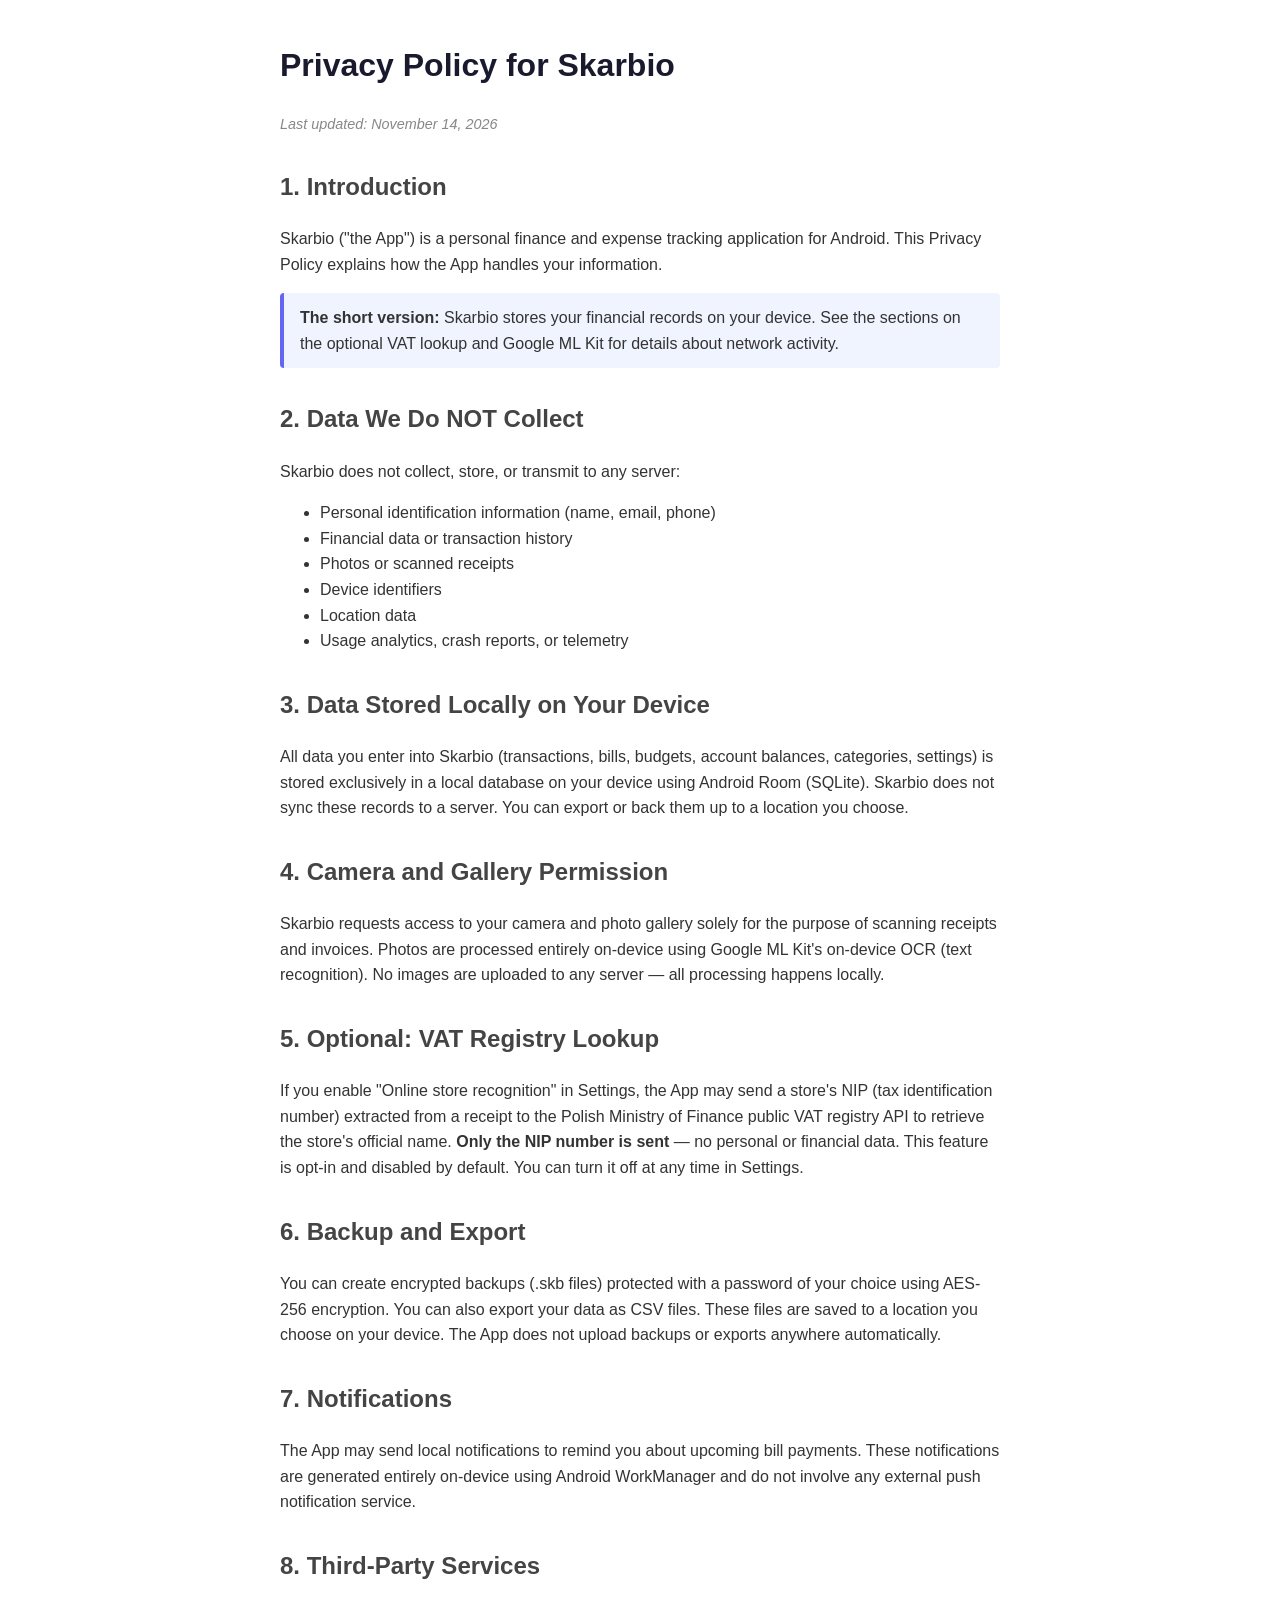
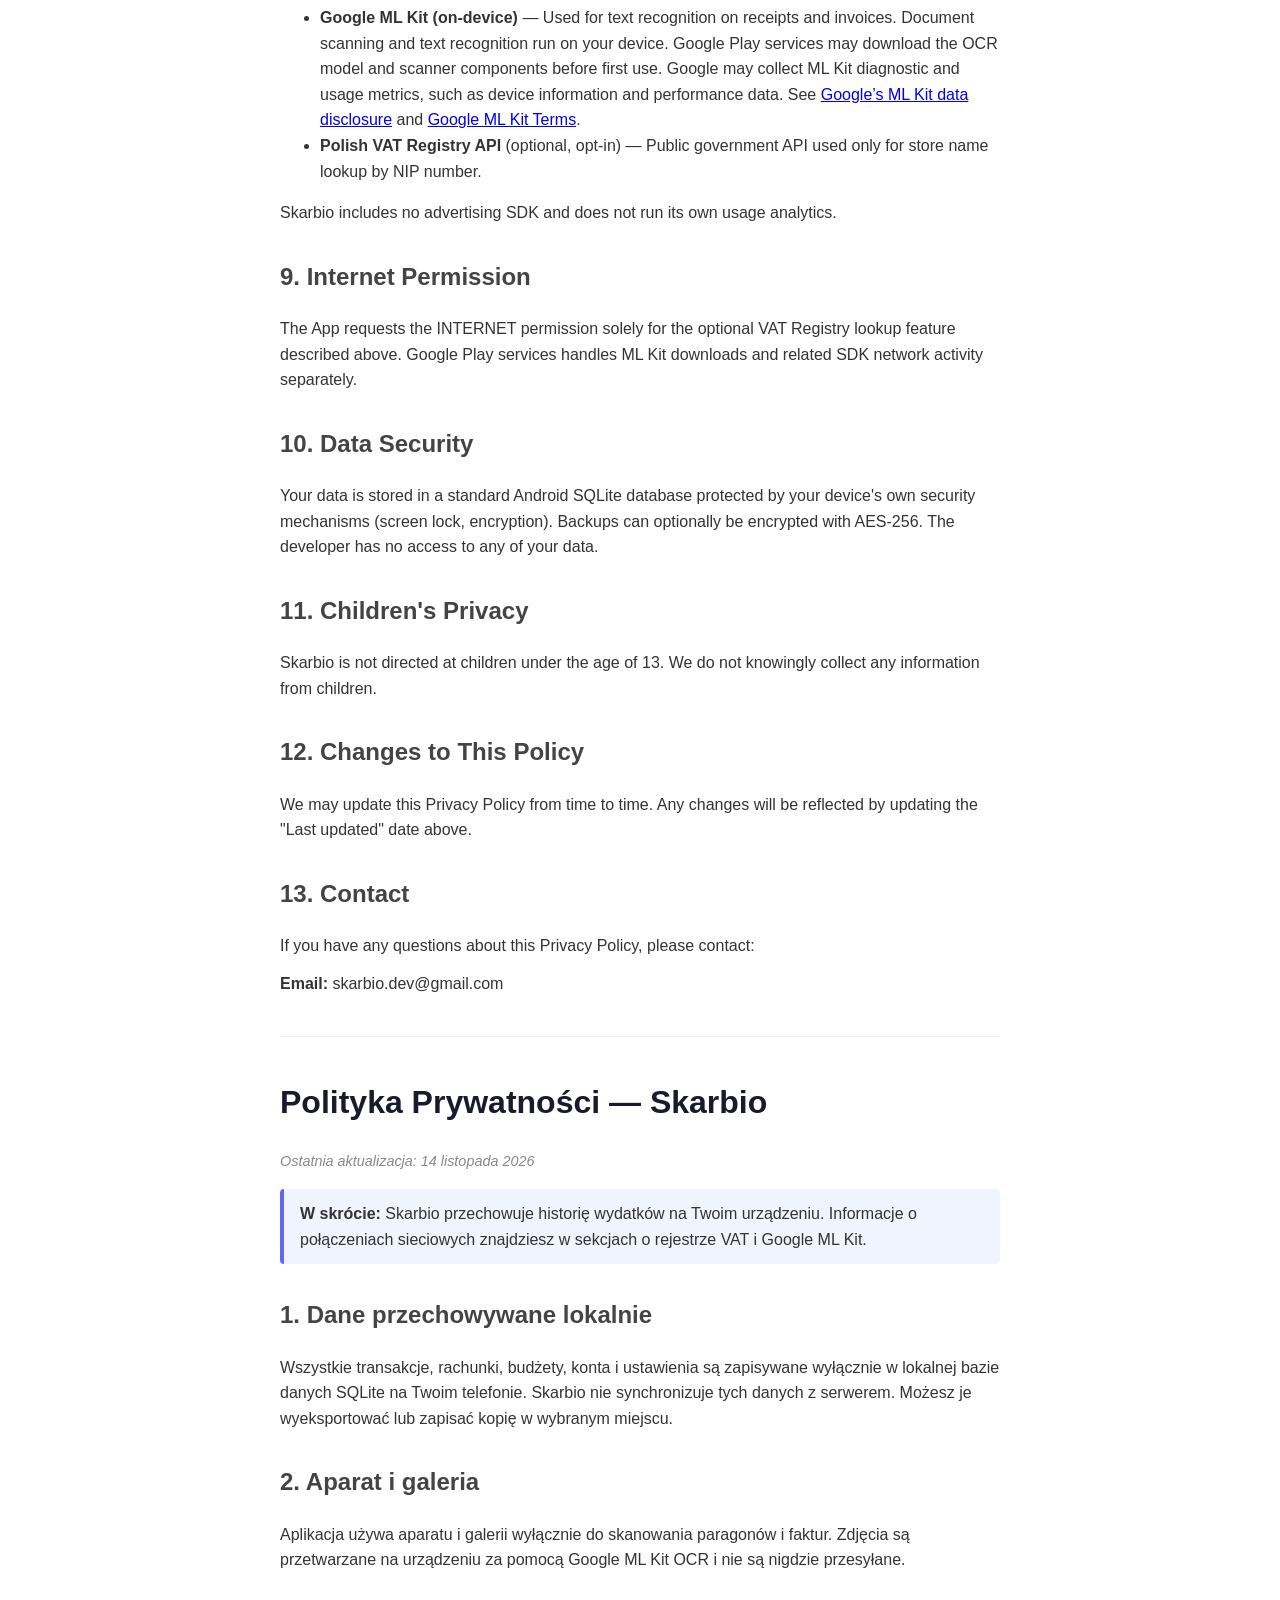
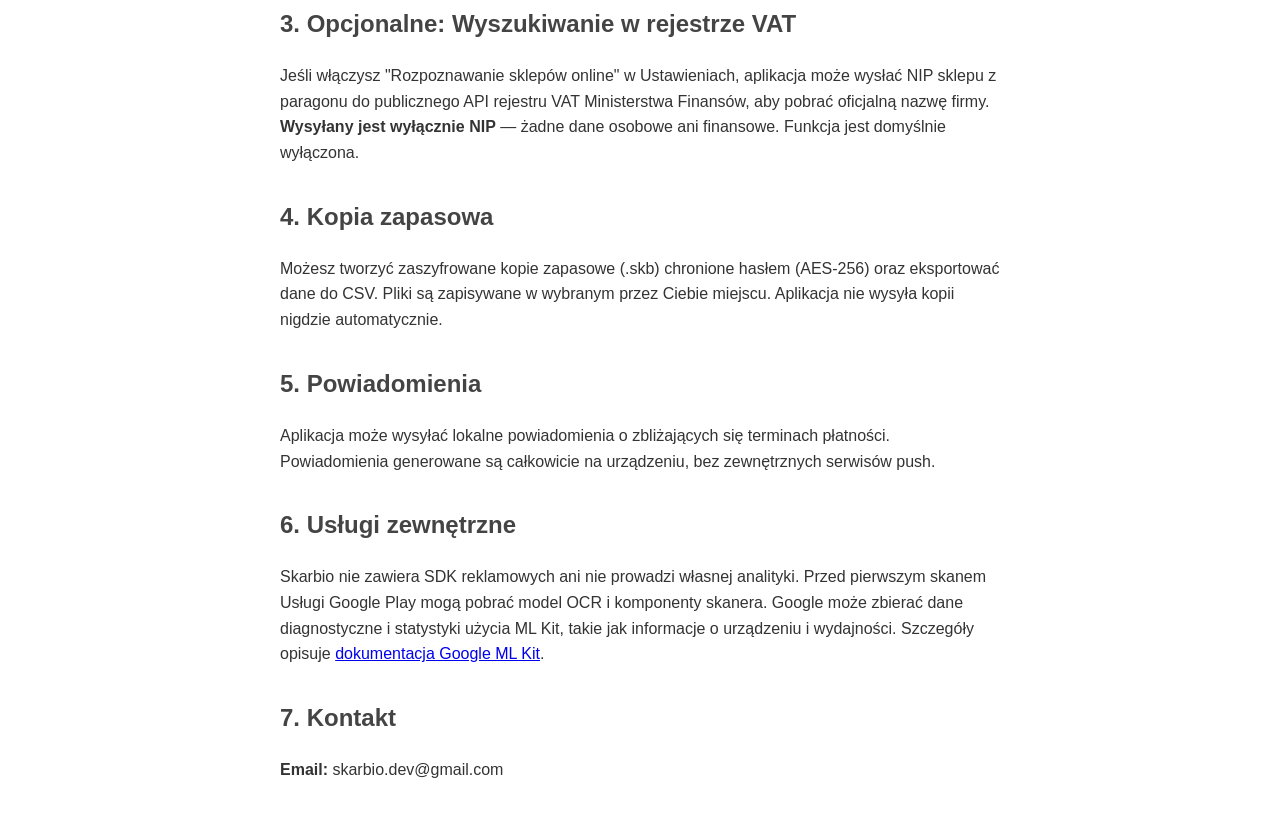
<file: privacy-policy.html>
<!DOCTYPE html>
<html lang="en">
<head>
    <meta charset="UTF-8">
    <meta name="viewport" content="width=device-width, initial-scale=1.0">
    <title>Skarbio – Privacy Policy</title>
    <style>
        body {
            font-family: -apple-system, BlinkMacSystemFont, 'Segoe UI', Roboto, Arial, sans-serif;
            max-width: 720px;
            margin: 40px auto;
            padding: 0 20px;
            color: #333;
            line-height: 1.6;
        }
        h1 { color: #1a1a2e; }
        h2 { color: #444; margin-top: 32px; }
        p { margin: 12px 0; }
        .updated { color: #888; font-size: 0.9em; }
        .short-version {
            background: #f0f4ff;
            border-left: 4px solid #6366F1;
            padding: 12px 16px;
            margin: 16px 0;
            border-radius: 4px;
        }
        hr { border: none; border-top: 1px solid #eee; margin: 40px 0; }
    </style>
</head>
<body>

<h1>Privacy Policy for Skarbio</h1>
<p class="updated"><em>Last updated: November 14, 2026</em></p>

<h2>1. Introduction</h2>
<p>Skarbio ("the App") is a personal finance and expense tracking application for Android. This Privacy Policy explains how the App handles your information.</p>
<div class="short-version">
    <strong>The short version:</strong> Skarbio stores your financial records on your device. See the sections on the optional VAT lookup and Google ML Kit for details about network activity.
</div>

<h2>2. Data We Do NOT Collect</h2>
<p>Skarbio does not collect, store, or transmit to any server:</p>
<ul>
    <li>Personal identification information (name, email, phone)</li>
    <li>Financial data or transaction history</li>
    <li>Photos or scanned receipts</li>
    <li>Device identifiers</li>
    <li>Location data</li>
    <li>Usage analytics, crash reports, or telemetry</li>
</ul>

<h2>3. Data Stored Locally on Your Device</h2>
<p>All data you enter into Skarbio (transactions, bills, budgets, account balances, categories, settings) is stored exclusively in a local database on your device using Android Room (SQLite). Skarbio does not sync these records to a server. You can export or back them up to a location you choose.</p>

<h2>4. Camera and Gallery Permission</h2>
<p>Skarbio requests access to your camera and photo gallery solely for the purpose of scanning receipts and invoices. Photos are processed entirely on-device using Google ML Kit's on-device OCR (text recognition). No images are uploaded to any server — all processing happens locally.</p>

<h2>5. Optional: VAT Registry Lookup</h2>
<p>If you enable "Online store recognition" in Settings, the App may send a store's NIP (tax identification number) extracted from a receipt to the Polish Ministry of Finance public VAT registry API to retrieve the store's official name. <strong>Only the NIP number is sent</strong> — no personal or financial data. This feature is opt-in and disabled by default. You can turn it off at any time in Settings.</p>

<h2>6. Backup and Export</h2>
<p>You can create encrypted backups (.skb files) protected with a password of your choice using AES-256 encryption. You can also export your data as CSV files. These files are saved to a location you choose on your device. The App does not upload backups or exports anywhere automatically.</p>

<h2>7. Notifications</h2>
<p>The App may send local notifications to remind you about upcoming bill payments. These notifications are generated entirely on-device using Android WorkManager and do not involve any external push notification service.</p>

<h2>8. Third-Party Services</h2>
<ul>
    <li><strong>Google ML Kit (on-device)</strong> — Used for text recognition on receipts and invoices. Document scanning and text recognition run on your device. Google Play services may download the OCR model and scanner components before first use. Google may collect ML Kit diagnostic and usage metrics, such as device information and performance data. See <a href="https://developers.google.com/ml-kit/android-data-disclosure">Google’s ML Kit data disclosure</a> and <a href="https://developers.google.com/ml-kit/terms">Google ML Kit Terms</a>.</li>
    <li><strong>Polish VAT Registry API</strong> (optional, opt-in) — Public government API used only for store name lookup by NIP number.</li>
</ul>
<p>Skarbio includes no advertising SDK and does not run its own usage analytics.</p>

<h2>9. Internet Permission</h2>
<p>The App requests the INTERNET permission solely for the optional VAT Registry lookup feature described above. Google Play services handles ML Kit downloads and related SDK network activity separately.</p>

<h2>10. Data Security</h2>
<p>Your data is stored in a standard Android SQLite database protected by your device's own security mechanisms (screen lock, encryption). Backups can optionally be encrypted with AES-256. The developer has no access to any of your data.</p>

<h2>11. Children's Privacy</h2>
<p>Skarbio is not directed at children under the age of 13. We do not knowingly collect any information from children.</p>

<h2>12. Changes to This Policy</h2>
<p>We may update this Privacy Policy from time to time. Any changes will be reflected by updating the "Last updated" date above.</p>

<h2>13. Contact</h2>
<p>If you have any questions about this Privacy Policy, please contact:</p>
<p><strong>Email:</strong> skarbio.dev@gmail.com</p>

<hr>

<h1>Polityka Prywatności — Skarbio</h1>
<p class="updated"><em>Ostatnia aktualizacja: 14 listopada 2026</em></p>

<div class="short-version">
    <strong>W skrócie:</strong> Skarbio przechowuje historię wydatków na Twoim urządzeniu. Informacje o połączeniach sieciowych znajdziesz w sekcjach o rejestrze VAT i Google ML Kit.
</div>

<h2>1. Dane przechowywane lokalnie</h2>
<p>Wszystkie transakcje, rachunki, budżety, konta i ustawienia są zapisywane wyłącznie w lokalnej bazie danych SQLite na Twoim telefonie. Skarbio nie synchronizuje tych danych z serwerem. Możesz je wyeksportować lub zapisać kopię w wybranym miejscu.</p>

<h2>2. Aparat i galeria</h2>
<p>Aplikacja używa aparatu i galerii wyłącznie do skanowania paragonów i faktur. Zdjęcia są przetwarzane na urządzeniu za pomocą Google ML Kit OCR i nie są nigdzie przesyłane.</p>

<h2>3. Opcjonalne: Wyszukiwanie w rejestrze VAT</h2>
<p>Jeśli włączysz "Rozpoznawanie sklepów online" w Ustawieniach, aplikacja może wysłać NIP sklepu z paragonu do publicznego API rejestru VAT Ministerstwa Finansów, aby pobrać oficjalną nazwę firmy. <strong>Wysyłany jest wyłącznie NIP</strong> — żadne dane osobowe ani finansowe. Funkcja jest domyślnie wyłączona.</p>

<h2>4. Kopia zapasowa</h2>
<p>Możesz tworzyć zaszyfrowane kopie zapasowe (.skb) chronione hasłem (AES-256) oraz eksportować dane do CSV. Pliki są zapisywane w wybranym przez Ciebie miejscu. Aplikacja nie wysyła kopii nigdzie automatycznie.</p>

<h2>5. Powiadomienia</h2>
<p>Aplikacja może wysyłać lokalne powiadomienia o zbliżających się terminach płatności. Powiadomienia generowane są całkowicie na urządzeniu, bez zewnętrznych serwisów push.</p>

<h2>6. Usługi zewnętrzne</h2>
<p>Skarbio nie zawiera SDK reklamowych ani nie prowadzi własnej analityki. Przed pierwszym skanem Usługi Google Play mogą pobrać model OCR i komponenty skanera. Google może zbierać dane diagnostyczne i statystyki użycia ML Kit, takie jak informacje o urządzeniu i wydajności. Szczegóły opisuje <a href="https://developers.google.com/ml-kit/android-data-disclosure?hl=pl">dokumentacja Google ML Kit</a>.</p>

<h2>7. Kontakt</h2>
<p><strong>Email:</strong> skarbio.dev@gmail.com</p>

</body>
</html>
</file>
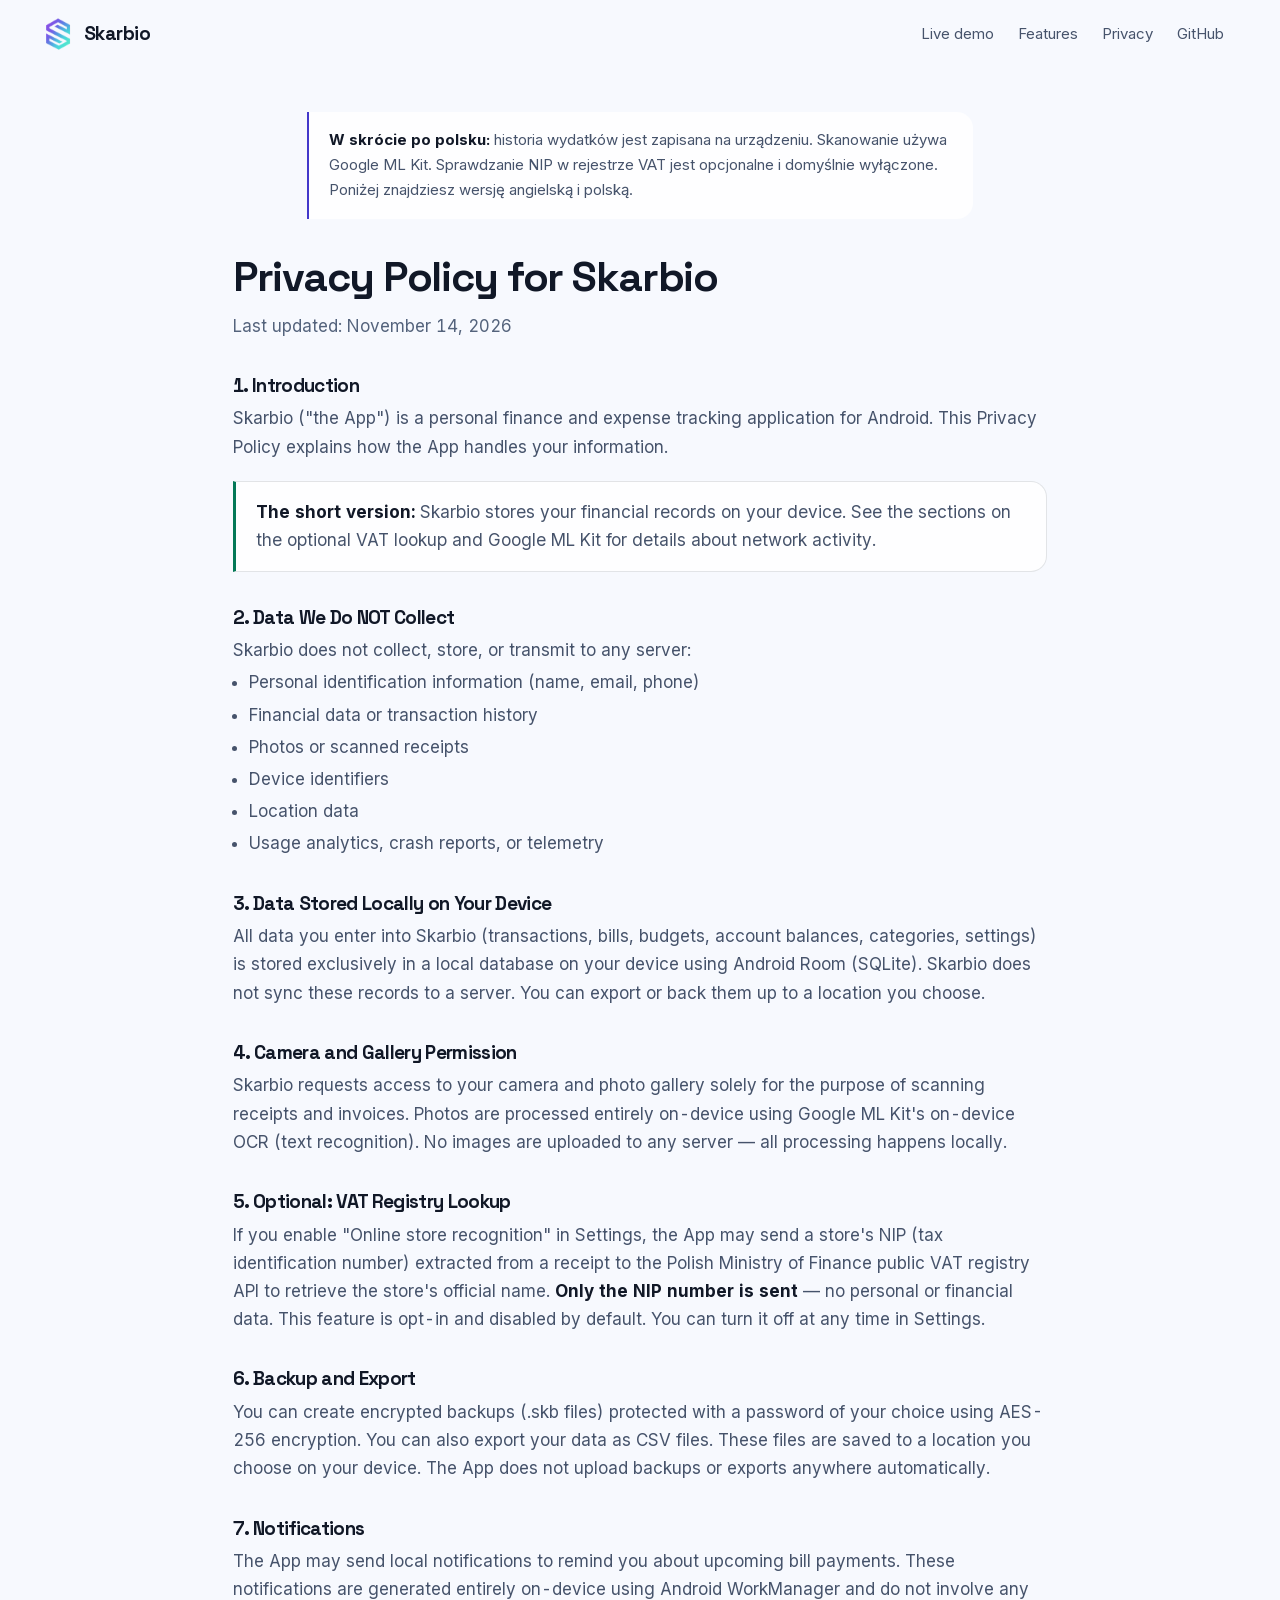
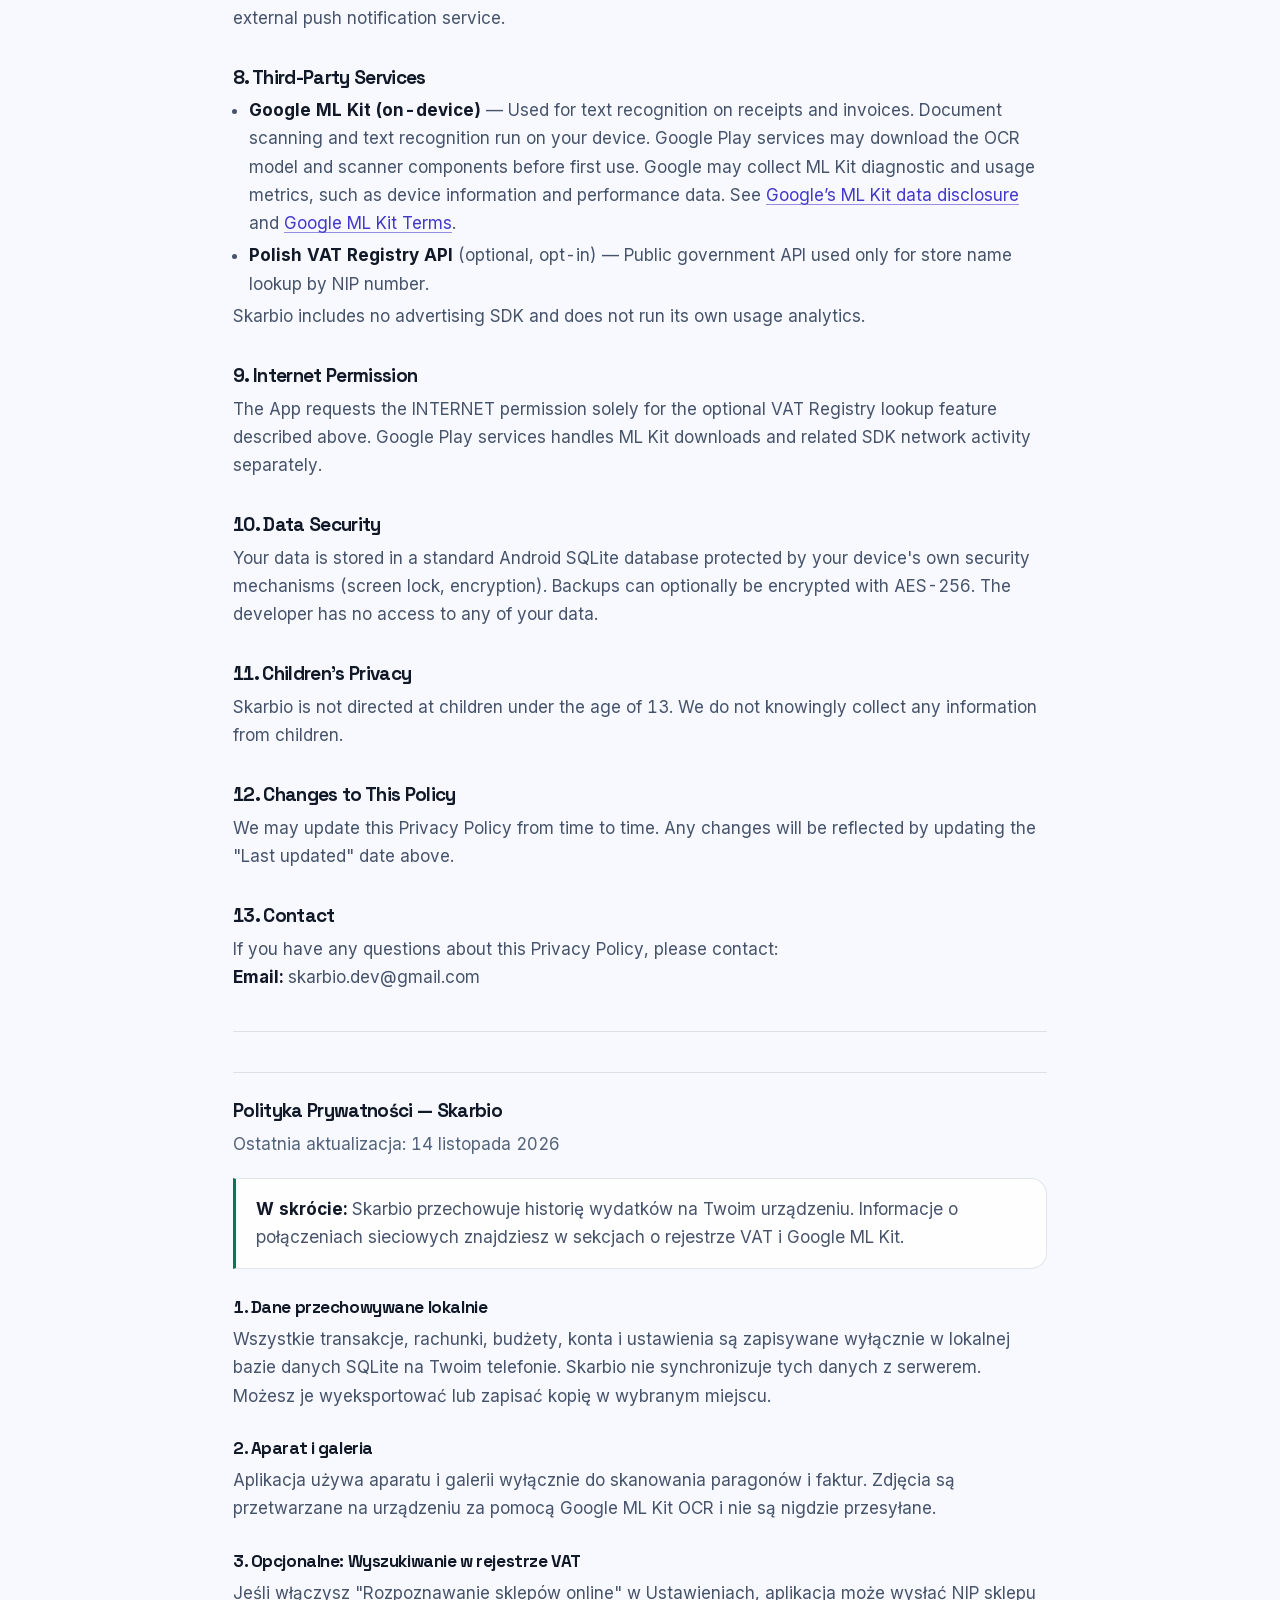
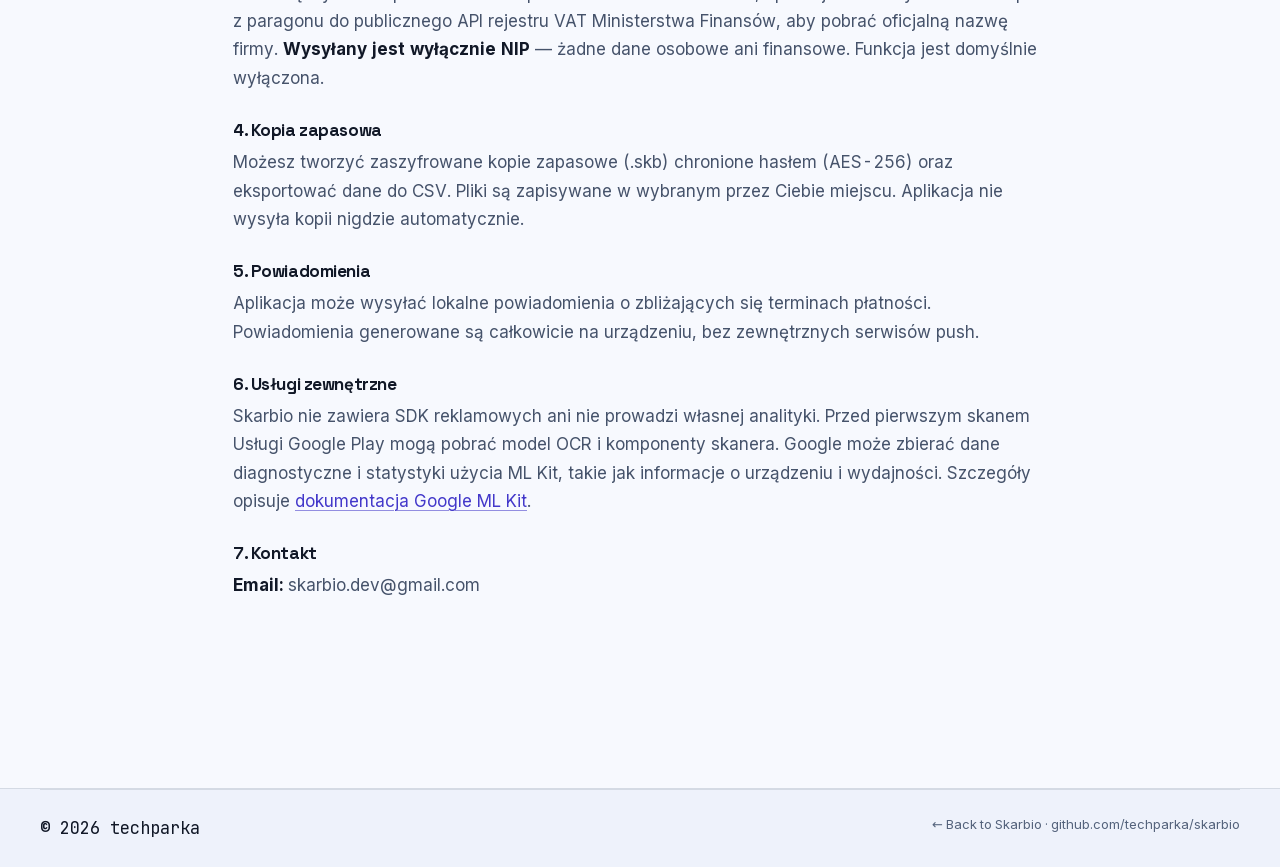
<file: docs/privacy-policy.html>
<!DOCTYPE html>
<html lang="en" data-theme="dark">
<head>
<meta charset="utf-8" />
<meta name="viewport" content="width=device-width, initial-scale=1" />
<title>Skarbio — Privacy policy</title>
<meta name="description" content="Read how Skarbio stores records on your device and how it uses Google ML Kit and the optional Polish VAT registry lookup." />
<link rel="canonical" href="https://techparka.github.io/skarbio/privacy-policy.html" />
<link rel="icon" href="assets/favicon.png" sizes="48x48" />
<meta name="theme-color" content="#080D1A" media="(prefers-color-scheme: dark)" />
<meta name="theme-color" content="#F8FAFF" media="(prefers-color-scheme: light)" />
<link rel="stylesheet" href="assets/fonts/fonts.css" />
<link rel="stylesheet" href="styles.css" />
<script>
  /* Ten sam motyw co na stronie głównej; bez przycisku — strona prawna jest statyczna. */
  try {
    var t = localStorage.getItem('skarbio.theme');
    if (!t) t = matchMedia('(prefers-color-scheme: light)').matches ? 'light' : 'dark';
    document.documentElement.setAttribute('data-theme', t);
  } catch (e) {}
</script>
</head>
<body>
<header class="nav">
  <div class="nav__inner wrap">
    <a class="brand" href="./"><img src="assets/logo-96.png" alt="" width="96" height="96" /><span>Skarbio</span></a>
    <nav class="nav__links" aria-label="Sections">
      <a href="./#demo">Live demo</a>
      <a href="./#features">Features</a>
      <a href="./#privacy">Privacy</a>
      <a href="https://github.com/techparka/skarbio" rel="noopener">GitHub</a>
    </nav>
  </div>
</header>
<main class="section" id="main">
  <div class="wrap">
    <p class="prose__tldr"><b>W skrócie po polsku:</b> historia wydatków jest zapisana na urządzeniu. Skanowanie używa Google ML Kit. Sprawdzanie NIP w rejestrze VAT jest opcjonalne i domyślnie wyłączone. Poniżej znajdziesz wersję angielską i polską.</p>
    <article class="prose"><h1>Privacy Policy for Skarbio</h1>
<p class="updated"><em>Last updated: November 14, 2026</em></p>

<h2>1. Introduction</h2>
<p>Skarbio ("the App") is a personal finance and expense tracking application for Android. This Privacy Policy explains how the App handles your information.</p>
<div class="short-version">
    <strong>The short version:</strong> Skarbio stores your financial records on your device. See the sections on the optional VAT lookup and Google ML Kit for details about network activity.
</div>

<h2>2. Data We Do NOT Collect</h2>
<p>Skarbio does not collect, store, or transmit to any server:</p>
<ul>
    <li>Personal identification information (name, email, phone)</li>
    <li>Financial data or transaction history</li>
    <li>Photos or scanned receipts</li>
    <li>Device identifiers</li>
    <li>Location data</li>
    <li>Usage analytics, crash reports, or telemetry</li>
</ul>

<h2>3. Data Stored Locally on Your Device</h2>
<p>All data you enter into Skarbio (transactions, bills, budgets, account balances, categories, settings) is stored exclusively in a local database on your device using Android Room (SQLite). Skarbio does not sync these records to a server. You can export or back them up to a location you choose.</p>

<h2>4. Camera and Gallery Permission</h2>
<p>Skarbio requests access to your camera and photo gallery solely for the purpose of scanning receipts and invoices. Photos are processed entirely on-device using Google ML Kit's on-device OCR (text recognition). No images are uploaded to any server — all processing happens locally.</p>

<h2>5. Optional: VAT Registry Lookup</h2>
<p>If you enable "Online store recognition" in Settings, the App may send a store's NIP (tax identification number) extracted from a receipt to the Polish Ministry of Finance public VAT registry API to retrieve the store's official name. <strong>Only the NIP number is sent</strong> — no personal or financial data. This feature is opt-in and disabled by default. You can turn it off at any time in Settings.</p>

<h2>6. Backup and Export</h2>
<p>You can create encrypted backups (.skb files) protected with a password of your choice using AES-256 encryption. You can also export your data as CSV files. These files are saved to a location you choose on your device. The App does not upload backups or exports anywhere automatically.</p>

<h2>7. Notifications</h2>
<p>The App may send local notifications to remind you about upcoming bill payments. These notifications are generated entirely on-device using Android WorkManager and do not involve any external push notification service.</p>

<h2>8. Third-Party Services</h2>
<ul>
    <li><strong>Google ML Kit (on-device)</strong> — Used for text recognition on receipts and invoices. Document scanning and text recognition run on your device. Google Play services may download the OCR model and scanner components before first use. Google may collect ML Kit diagnostic and usage metrics, such as device information and performance data. See <a href="https://developers.google.com/ml-kit/android-data-disclosure">Google’s ML Kit data disclosure</a> and <a href="https://developers.google.com/ml-kit/terms">Google ML Kit Terms</a>.</li>
    <li><strong>Polish VAT Registry API</strong> (optional, opt-in) — Public government API used only for store name lookup by NIP number.</li>
</ul>
<p>Skarbio includes no advertising SDK and does not run its own usage analytics.</p>

<h2>9. Internet Permission</h2>
<p>The App requests the INTERNET permission solely for the optional VAT Registry lookup feature described above. Google Play services handles ML Kit downloads and related SDK network activity separately.</p>

<h2>10. Data Security</h2>
<p>Your data is stored in a standard Android SQLite database protected by your device's own security mechanisms (screen lock, encryption). Backups can optionally be encrypted with AES-256. The developer has no access to any of your data.</p>

<h2>11. Children's Privacy</h2>
<p>Skarbio is not directed at children under the age of 13. We do not knowingly collect any information from children.</p>

<h2>12. Changes to This Policy</h2>
<p>We may update this Privacy Policy from time to time. Any changes will be reflected by updating the "Last updated" date above.</p>

<h2>13. Contact</h2>
<p>If you have any questions about this Privacy Policy, please contact:</p>
<p><strong>Email:</strong> skarbio.dev@gmail.com</p>

<hr>

<h2 class="prose__lang">Polityka Prywatności — Skarbio</h2>
<p class="updated"><em>Ostatnia aktualizacja: 14 listopada 2026</em></p>

<div class="short-version">
    <strong>W skrócie:</strong> Skarbio przechowuje historię wydatków na Twoim urządzeniu. Informacje o połączeniach sieciowych znajdziesz w sekcjach o rejestrze VAT i Google ML Kit.
</div>

<h3>1. Dane przechowywane lokalnie</h3>
<p>Wszystkie transakcje, rachunki, budżety, konta i ustawienia są zapisywane wyłącznie w lokalnej bazie danych SQLite na Twoim telefonie. Skarbio nie synchronizuje tych danych z serwerem. Możesz je wyeksportować lub zapisać kopię w wybranym miejscu.</p>

<h3>2. Aparat i galeria</h3>
<p>Aplikacja używa aparatu i galerii wyłącznie do skanowania paragonów i faktur. Zdjęcia są przetwarzane na urządzeniu za pomocą Google ML Kit OCR i nie są nigdzie przesyłane.</p>

<h3>3. Opcjonalne: Wyszukiwanie w rejestrze VAT</h3>
<p>Jeśli włączysz "Rozpoznawanie sklepów online" w Ustawieniach, aplikacja może wysłać NIP sklepu z paragonu do publicznego API rejestru VAT Ministerstwa Finansów, aby pobrać oficjalną nazwę firmy. <strong>Wysyłany jest wyłącznie NIP</strong> — żadne dane osobowe ani finansowe. Funkcja jest domyślnie wyłączona.</p>

<h3>4. Kopia zapasowa</h3>
<p>Możesz tworzyć zaszyfrowane kopie zapasowe (.skb) chronione hasłem (AES-256) oraz eksportować dane do CSV. Pliki są zapisywane w wybranym przez Ciebie miejscu. Aplikacja nie wysyła kopii nigdzie automatycznie.</p>

<h3>5. Powiadomienia</h3>
<p>Aplikacja może wysyłać lokalne powiadomienia o zbliżających się terminach płatności. Powiadomienia generowane są całkowicie na urządzeniu, bez zewnętrznych serwisów push.</p>

<h3>6. Usługi zewnętrzne</h3>
<p>Skarbio nie zawiera SDK reklamowych ani nie prowadzi własnej analityki. Przed pierwszym skanem Usługi Google Play mogą pobrać model OCR i komponenty skanera. Google może zbierać dane diagnostyczne i statystyki użycia ML Kit, takie jak informacje o urządzeniu i wydajności. Szczegóły opisuje <a href="https://developers.google.com/ml-kit/android-data-disclosure?hl=pl">dokumentacja Google ML Kit</a>.</p>

<h3>7. Kontakt</h3>
<p><strong>Email:</strong> skarbio.dev@gmail.com</p></article>
  </div>
</main>
<footer class="footer">
  <div class="wrap footer__bottom">
    <p class="mono">© 2026 techparka</p>
    <p class="footnote"><a href="./">← Back to Skarbio</a> · <a href="https://github.com/techparka/skarbio" rel="noopener">github.com/techparka/skarbio</a></p>
  </div>
</footer>
</body>
</html>
</file>
<file: docs/assets/fonts/fonts.css>
/* Fonty własne (bez CDN). Podzbiory latin + latin-ext (polskie diakryty) — patrz LICENSE-fonts.md obok. */
@font-face{font-family:'Inter';font-style:normal;font-weight:100 900;font-display:swap;
  src:url('./Inter-latin.woff2') format('woff2');
  unicode-range:U+0000-00FF,U+0131,U+0152-0153,U+02BB-02BC,U+02C6,U+02DA,U+02DC,U+0304,U+0308,U+0329,U+2000-206F,U+20AC,U+2122,U+2191,U+2193,U+2212,U+2215,U+FEFF,U+FFFD}
@font-face{font-family:'Inter';font-style:normal;font-weight:100 900;font-display:swap;
  src:url('./Inter-latin-ext.woff2') format('woff2');
  unicode-range:U+0100-02BA,U+02BD-02C5,U+02C7-02CC,U+02CE-02D7,U+02DD-02FF,U+1D00-1DBF,U+1E00-1E9F,U+1EF2-1EFF,U+2020,U+20A0-20AB,U+20AD-20C4,U+2113,U+2C60-2C7F}
@font-face{font-family:'Space Grotesk';font-style:normal;font-weight:300 700;font-display:swap;
  src:url('./SpaceGrotesk-latin.woff2') format('woff2');
  unicode-range:U+0000-00FF,U+0131,U+0152-0153,U+02BB-02BC,U+02C6,U+02DA,U+02DC,U+0304,U+0308,U+0329,U+2000-206F,U+20AC,U+2122,U+2191,U+2193,U+2212,U+2215,U+FEFF,U+FFFD}
@font-face{font-family:'Space Grotesk';font-style:normal;font-weight:300 700;font-display:swap;
  src:url('./SpaceGrotesk-latin-ext.woff2') format('woff2');
  unicode-range:U+0100-02BA,U+02BD-02C5,U+02C7-02CC,U+02CE-02D7,U+02DD-02FF,U+1D00-1DBF,U+1E00-1E9F,U+1EF2-1EFF,U+2020,U+20A0-20AB,U+20AD-20C4,U+2113,U+2C60-2C7F}
@font-face{font-family:'JetBrains Mono';font-style:normal;font-weight:400 800;font-display:swap;
  src:url('./JetBrainsMono-latin.woff2') format('woff2');
  unicode-range:U+0000-00FF,U+0131,U+0152-0153,U+02BB-02BC,U+02C6,U+02DA,U+02DC,U+0304,U+0308,U+0329,U+2000-206F,U+20AC,U+2122,U+2191,U+2193,U+2212,U+2215,U+FEFF,U+FFFD}
@font-face{font-family:'JetBrains Mono';font-style:normal;font-weight:400 800;font-display:swap;
  src:url('./JetBrainsMono-latin-ext.woff2') format('woff2');
  unicode-range:U+0100-02BA,U+02BD-02C5,U+02C7-02CC,U+02CE-02D7,U+02DD-02FF,U+1D00-1DBF,U+1E00-1E9F,U+1EF2-1EFF,U+2020,U+20A0-20AB,U+20AD-20C4,U+2113,U+2C60-2C7F}
</file>
<file: docs/styles.css>
/* ============================================================
   Skarbio — strona lądowania
   Kolory i typografia z aplikacji: app/src/main/res/values/colors.xml + themes.xml
   (Indigo #4F46E5/#A5B4FC, Emerald #059669/#34D399, slate)
   Motyw: data-theme="dark" (domyślny) | "light"; bez JavaScriptu decyduje system.
   ============================================================ */

*, *::before, *::after { box-sizing: border-box; }

:root {
  --font-display: 'Space Grotesk', system-ui, sans-serif;
  --font-body: 'Inter', system-ui, sans-serif;
  --font-mono: 'JetBrains Mono', ui-monospace, monospace;

  --indigo-300: #A5B4FC;
  --indigo-400: #818CF8;
  --indigo-500: #6366F1;
  --indigo-600: #4F46E5;
  --indigo-700: #4338CA;
  --green-400: #34D399;
  --green-500: #10B981;
  --green-700: #047857;
  --cyan-400: #22D3EE;
  --amber-400: #FBBF24;
  --rose-400: #FB7185;

  --ease: cubic-bezier(.22, 1, .36, 1);
  --ease-spring: cubic-bezier(.34, 1.56, .64, 1);
  --wrap: 1240px;
  --gutter: clamp(18px, 4vw, 40px);
  /* promienie — jedna rodzina, poza telefonami i kółkami */
  --r-2xs: 4px;
  --r-xs: 6px;
  --r-sm: 12px;
  --r-md: 16px;
  --r-lg: 24px;
  --r-xl: 32px;
  --r-2xl: 40px;
  --r-pill: 999px;
  --phone-ratio: 9 / 20;   /* zrzut 1080x2400 = 0,45 */

  /* rytm pionu — wszystko wielokrotnością 4 px */
  --s-1: 4px; --s-2: 8px; --s-3: 12px; --s-4: 16px; --s-5: 24px;
  --s-6: 32px; --s-7: clamp(48px, 5vw, 64px); --s-8: clamp(72px, 9vw, 112px);

  /* skala pisma — 9 stopni, każdy krok >= 1,09 */
  --t-cap: .75rem;      /* 12  etykiety, podpisy, drobnica mono */
  --t-sm: .8125rem;     /* 13  tekst drugorzędny */
  --t-body: .9375rem;   /* 15  akapity i opisy kart */
  --t-md: 1.0625rem;    /* 17  interfejs, leady */
  --t-lg: 1.1875rem;    /* 19  marki, podtytuły */
  --t-h3: 1.375rem;     /* 22  tytuły kart */
  --t-xl: 1.5rem;       /* 24  wartości i liczniki */
  --t-h2: clamp(2rem, 1.35rem + 2.5vw, 2.9rem);
  --t-h1: clamp(2.5rem, 1.2rem + 5.6vw, 4.75rem);
  --t-num: clamp(1.65rem, 1.2rem + 1.6vw, 2.1rem);

  /* czas animacji — cztery stopnie */
  --d-1: .18s; --d-2: .28s; --d-3: .42s; --d-4: .7s;
}

/* tokeny ciemne — domyślne */
:root, [data-theme="dark"] {
  --bg: #080D1A;
  --bg-2: #0B1222;
  --surface: rgba(19, 27, 45, .72);
  --surface-solid: #121A2B;
  --surface-2: rgba(30, 41, 59, .62);
  --line: rgba(148, 163, 184, .17);
  --line-strong: rgba(148, 163, 184, .34);
  --fg: #F1F5FB;
  --fg-muted: #A9B7CC;
  --fg-dim: #8593AE;
  --accent: var(--indigo-400);
  --accent-soft: rgba(99, 102, 241, .17);
  --primary: var(--indigo-500);
  --on-primary: #071026;
  --ok: var(--green-400);
  --warn: var(--amber-400);
  --bad: var(--rose-400);
  --paper: #F8FAFC;
  --paper-ink: #101828;
  --code-bg: #0A1120;
  --shadow: 0 26px 60px -30px rgba(0, 0, 0, .9), 0 1px 0 rgba(255, 255, 255, .06) inset;
  --glow: rgba(99, 102, 241, .5);
  --grad-text: linear-gradient(96deg, #fff 0%, var(--indigo-300) 60%, var(--green-400) 100%);
  --aurora:
    radial-gradient(46% 36% at 10% 0%, rgba(79, 70, 229, .5), transparent 70%),
    radial-gradient(40% 32% at 88% 2%, rgba(5, 150, 105, .32), transparent 72%),
    radial-gradient(52% 42% at 62% 96%, rgba(34, 211, 238, .2), transparent 70%);
  --grid-c: rgba(148, 163, 184, .07);
  --scheme-color: dark;
}

[data-theme="light"] {
  --bg: #F7F9FE;
  --bg-2: #EEF2FB;
  --surface: rgba(255, 255, 255, .84);
  --surface-solid: #FFFFFF;
  --surface-2: rgba(234, 239, 250, .95);
  --line: rgba(30, 41, 59, .12);
  --line-strong: rgba(30, 41, 59, .24);
  --fg: #111827;
  --fg-muted: #46536B;
  --fg-dim: #54637C;
  --accent: var(--indigo-700);
  --accent-soft: rgba(79, 70, 229, .1);
  --primary: var(--indigo-700);
  --on-primary: #FFFFFF;
  --ok: var(--green-700);
  --warn: #92400E;
  --bad: #B91C1C;
  --paper: #FFFFFF;
  --paper-ink: #101828;
  --code-bg: #0C1424;
  --shadow: 0 30px 70px -34px rgba(23, 32, 66, .45), 0 1px 0 rgba(255, 255, 255, .7) inset;
  --glow: rgba(79, 70, 229, .32);
  --grad-text: linear-gradient(96deg, var(--indigo-700), var(--green-700) 92%);
  --aurora:
    radial-gradient(44% 34% at 12% 2%, rgba(99, 102, 241, .24), transparent 70%),
    radial-gradient(38% 30% at 90% 2%, rgba(5, 150, 105, .18), transparent 72%),
    radial-gradient(50% 40% at 60% 98%, rgba(34, 211, 238, .14), transparent 70%);
  --grid-c: rgba(30, 41, 59, .05);
  --scheme-color: light;
}

/* Te same tokeny jasne, gdy system prosi o jasny motyw, a JavaScript milczy.
   Podwójne wypisanie wymusza sam CSS (brak zmiennych w @media) — utrzymuj w zgodzie
   z blokiem [data-theme="light"] powyżej i ze skryptem ustawiającym data-theme w <head>. */
@media (prefers-color-scheme: light) {
  :root:not([data-theme="dark"]) {
    --bg: #F7F9FE; --bg-2: #EEF2FB;
    --surface: rgba(255, 255, 255, .84); --surface-solid: #FFFFFF; --surface-2: rgba(234, 239, 250, .95);
    --line: rgba(30, 41, 59, .12); --line-strong: rgba(30, 41, 59, .24);
    --fg: #111827; --fg-muted: #46536B; --fg-dim: #54637C;
    --accent: var(--indigo-700); --accent-soft: rgba(79, 70, 229, .1);
    --primary: var(--indigo-700); --on-primary: #FFFFFF;
    --ok: var(--green-700); --warn: #92400E; --bad: #B91C1C;
    --paper: #FFFFFF; --paper-ink: #101828; --code-bg: #0C1424;
    --shadow: 0 30px 70px -34px rgba(23, 32, 66, .45), 0 1px 0 rgba(255, 255, 255, .7) inset;
    --glow: rgba(79, 70, 229, .32);
    --grad-text: linear-gradient(96deg, var(--indigo-700), var(--green-700) 92%);
    --aurora:
      radial-gradient(44% 34% at 12% 2%, rgba(99, 102, 241, .24), transparent 70%),
      radial-gradient(38% 30% at 90% 2%, rgba(5, 150, 105, .18), transparent 72%),
      radial-gradient(50% 40% at 60% 98%, rgba(34, 211, 238, .14), transparent 70%);
    --grid-c: rgba(30, 41, 59, .05);
    --scheme-color: light;
  }
}

html { -webkit-text-size-adjust: 100%; scroll-behavior: smooth; color-scheme: var(--scheme-color);
  scrollbar-color: color-mix(in srgb, var(--fg-dim) 42%, transparent) transparent; scrollbar-width: thin; }

::selection { background: color-mix(in srgb, var(--accent) 30%, transparent); color: var(--fg); }

body {
  margin: 0; background: var(--bg); color: var(--fg);
  font-family: var(--font-body); font-size: clamp(1rem, .96rem + .2vw, 1.07rem); line-height: 1.66;
  overflow-x: hidden; -webkit-font-smoothing: antialiased; font-variant-numeric: tabular-nums;
  transition: background var(--d-3) var(--ease), color var(--d-3) var(--ease);
}

h1, h2, h3, h4 { font-family: var(--font-display); font-weight: 700; letter-spacing: -.035em; line-height: 1.08; margin: 0; text-wrap: balance; }
h2 { font-size: var(--t-h2); }
h3 { font-size: var(--t-h3); letter-spacing: -.025em; line-height: 1.2; }
h4 { font-family: var(--font-body); font-weight: 600; letter-spacing: 0; }
p { margin: 0; }
a { color: inherit; text-decoration: none; }
ul, ol, dl { margin: 0; padding: 0; list-style: none; }
img, svg { max-width: 100%; display: block; }
button { font: inherit; color: inherit; }
em { font-style: normal; }
code { font-family: var(--font-mono); font-size: .88em; }

:focus-visible { outline: 2px solid var(--accent); outline-offset: 3px; border-radius: var(--r-2xs); }

.wrap { width: min(100% - 2 * var(--gutter), var(--wrap)); margin-inline: auto; }
.mono { font-family: var(--font-mono); font-variant-numeric: tabular-nums; }
.skip {
  position: fixed; top: -140px; left: 16px; z-index: 90; padding: 12px 16px; border-radius: var(--r-sm);
  border: 1px solid var(--accent); background: var(--surface-solid); color: var(--fg);
  box-shadow: 0 12px 30px -12px rgba(3, 7, 18, .7);
  font-weight: 600; transition: top var(--d-1) var(--ease);
}
/* wyskakuje POD paskiem, a nie na niego: nie przykrywa logo */
.skip:focus { top: 88px; }

/* warstwy tła */
.bg { position: fixed; inset: 0; z-index: -1; pointer-events: none; overflow: clip; }
.bg__aurora { position: absolute; inset: -22% -12%; background: var(--aurora); animation: drift 32s var(--ease) infinite alternate; }
.bg__grid {
  position: absolute; inset: 0;
  background-image: linear-gradient(var(--grid-c) 1px, transparent 1px), linear-gradient(90deg, var(--grid-c) 1px, transparent 1px);
  background-size: 62px 62px;
  mask-image: radial-gradient(100% 72% at 50% 0%, #000 12%, transparent 78%);
}

/* układ sekcji */
.section { position: relative; padding-block: var(--s-8); scroll-margin-top: 84px; }

/* numeracja sekcji na nagłówkach — porządek editorialny */
main { counter-reset: sec; }
main > section:not(#top) { counter-increment: sec; }
.section__head { max-width: 52ch; margin-bottom: var(--s-7); }
.section__head h2 { text-wrap: balance; }
.lead { margin-top: var(--s-4); color: var(--fg-muted); font-size: var(--t-md); max-width: 56ch; text-wrap: pretty; }
.card p, .privacy__note { text-wrap: pretty; }
.eyebrow {
  display: inline-flex; align-items: center; gap: 8px; margin-bottom: 16px;
  font-family: var(--font-mono); font-size: var(--t-cap); font-weight: 600; text-transform: uppercase;
  letter-spacing: .16em; color: var(--accent);
}
.eyebrow::before { content: counter(sec, decimal-leading-zero); font-variant-numeric: tabular-nums; opacity: .9; }
.eyebrow::after { content: ""; width: 22px; height: 1px; background: currentColor; opacity: .5; }
.footnote { font-size: var(--t-sm); color: var(--fg-dim); }

/* przyciski, pigułki */
.btn {
  position: relative; display: inline-flex; align-items: center; justify-content: center; gap: 8px;
  min-height: 46px; padding: 12px 20px; border-radius: var(--r-pill); border: 1px solid transparent;
  font-weight: 600; font-size: var(--t-body); overflow: hidden; cursor: pointer; text-align: center;
  transition: transform var(--d-1) var(--ease), border-color var(--d-1), background var(--d-1), box-shadow var(--d-2), color var(--d-1);
}
.btn:hover { transform: translateY(-2px); }
.btn:active { transform: translateY(0) scale(.985); }
.btn:disabled,
.btn.is-waiting { opacity: .55; cursor: progress; transform: none; }
.btn .i { width: 18px; height: 18px; flex: none; }
.btn--primary { background: var(--primary); color: var(--on-primary); box-shadow: 0 18px 34px -18px var(--glow); }
.btn--primary:hover { box-shadow: 0 26px 44px -18px var(--glow); }
.btn--primary::after {
  content: ""; position: absolute; inset: 0; pointer-events: none;
  background: linear-gradient(105deg, transparent 34%, rgba(255, 255, 255, .38) 50%, transparent 66%);
  transform: translateX(-130%);
}
.btn--primary:hover::after { animation: shine .9s var(--ease); }
.btn--ghost { border-color: var(--line-strong); background: var(--surface); }
.btn--ghost:hover { border-color: var(--accent); }
.btn--gh svg { width: 19px; height: 19px; }
.cta { display: flex; flex-wrap: wrap; gap: 12px; margin-top: 28px; }
.badge {
  display: inline-flex; align-items: center; gap: 8px; padding: 8px 12px; border-radius: var(--r-pill);
  border: 1px solid var(--line); background: var(--surface); color: var(--fg-muted);
  font-family: var(--font-mono); font-size: var(--t-cap); letter-spacing: .03em;
}
.badge__dot { position: relative; width: 7px; height: 7px; border-radius: 50%; background: var(--ok); }
.badge__dot::after { content: ""; position: absolute; inset: -4px; border-radius: 50%; border: 1px solid var(--ok); opacity: .5; animation: pulse 2.6s var(--ease) infinite; }
.chips { display: flex; flex-wrap: wrap; gap: 8px 16px; margin-top: 24px; }
.chips li { display: inline-flex; align-items: center; gap: 8px; font-size: var(--t-sm); color: var(--fg-dim); }
.chips .i { width: 15px; height: 15px; color: var(--accent); }
.pills { display: flex; flex-wrap: wrap; gap: 8px; margin-top: 24px; }
.pills li { padding: 4px 12px; border: 1px solid var(--line); border-radius: var(--r-pill); background: var(--surface); font-family: var(--font-mono); font-size: var(--t-cap); color: var(--fg-muted); }

/* ikony */
.i { fill: none; stroke: currentColor; stroke-width: 1.6; stroke-linecap: round; stroke-linejoin: round; }

/* nawigacja */
.nav {
  position: fixed; top: 0; right: 0; left: 0; z-index: 50; border-bottom: 1px solid transparent;
  transition: background var(--d-2), border-color var(--d-2), backdrop-filter var(--d-2);
}
.nav.is-stuck { background: color-mix(in srgb, var(--bg) 78%, transparent); backdrop-filter: blur(16px) saturate(160%); border-bottom-color: var(--line); }
.nav.is-stuck .nav__inner { height: 58px; }
.nav__inner { display: flex; align-items: center; gap: 16px; height: 68px; transition: height var(--d-2) var(--ease); }
.brand { display: inline-flex; align-items: center; gap: 8px; font-family: var(--font-display); font-weight: 700; font-size: var(--t-lg); letter-spacing: -.03em; }
.brand img { width: 36px; height: 36px; border-radius: var(--r-sm); transition: width var(--d-2), height var(--d-2); }
.nav.is-stuck .brand img { width: 30px; height: 30px; }
.nav__links { display: flex; gap: 24px; margin-inline: auto 16px; font-size: var(--t-body); color: var(--fg-muted); }
.nav__links a { position: relative; transition: color var(--d-1); }
.nav__links a::after {
  content: ""; position: absolute; right: 0; left: 0; bottom: -6px; height: 1.5px; background: var(--accent);
  transform: scaleX(0); transform-origin: left; transition: transform var(--d-2) var(--ease);
}
.nav__links a:hover, .nav__links a.is-active { color: var(--fg); }
.nav__links a:hover::after, .nav__links a.is-active::after { transform: scaleX(1); }
.nav__tools { display: flex; align-items: center; gap: 8px; margin-left: auto; }
.iconbtn {
  display: grid; place-items: center; min-width: 44px; height: 44px; padding: 0 8px;
  border: 1px solid var(--line); border-radius: var(--r-sm); background: var(--surface); color: var(--fg-muted);
  cursor: pointer; transition: color var(--d-1), border-color var(--d-1), background var(--d-1);
}
.iconbtn:hover { color: var(--fg); border-color: var(--line-strong); }
.iconbtn .i { width: 18px; height: 18px; }
.iconbtn__label { font-family: var(--font-mono); font-size: var(--t-sm); font-weight: 600; }
.i-sun { display: none; }
[data-theme="light"] .i-sun, :root:not([data-theme="dark"]) .i-sun { display: block; }
[data-theme="light"] .i-moon, :root:not([data-theme="dark"]) .i-moon { display: none; }
.iconbtn--menu { display: none; }
.burger { position: relative; display: block; width: 18px; height: 2px; border-radius: var(--r-pill); background: currentColor; transition: background var(--d-1); }
.burger::before, .burger::after { content: ""; position: absolute; left: 0; width: 18px; height: 2px; border-radius: var(--r-pill); background: currentColor; transition: transform var(--d-2) var(--ease); }
.burger::before { top: -6px; }
.burger::after { top: 6px; }
.nav__progress { position: absolute; right: 0; bottom: -1px; left: 0; height: 2px; background: transparent; }
.nav__progress i { display: block; height: 100%; width: 0; background: linear-gradient(90deg, var(--indigo-500), var(--green-400)); }
.navbtn { display: grid; place-items: center; width: 44px; height: 44px; border: 1px solid var(--line); border-radius: var(--r-md); background: var(--surface); color: var(--fg-muted); cursor: pointer; transition: color var(--d-1), border-color var(--d-1), transform var(--d-1) var(--ease); }
.navbtn:hover { color: var(--fg); border-color: var(--line-strong); transform: translateY(-1px); }
.navbtn .i { width: 20px; height: 20px; }

/* ── hero ─────────────────────────────────────────────────────── */
.hero { position: relative; overflow: clip; padding-top: clamp(96px, 12vh, 148px); padding-bottom: clamp(40px, 6vw, 84px); }
.hero__grid { display: grid; grid-template-columns: minmax(0, 1.05fr) minmax(0, .95fr); gap: clamp(26px, 5vw, 60px); align-items: center; }
.hero h1 { font-size: var(--t-h1); text-wrap: balance; }
.hero h1 em { display: block; background: var(--grad-text); -webkit-background-clip: text; background-clip: text; color: transparent; }
.hero .lead { font-size: clamp(1.02rem, 1rem + .3vw, 1.16rem); }
.hero__art { position: relative; display: grid; place-items: center; min-height: 540px; perspective: 1100px; }
.orbit {
  position: absolute; width: min(88%, 540px); aspect-ratio: 1; border-radius: 50%;
  border: 1px dashed color-mix(in srgb, var(--accent) 30%, transparent); animation: spin 42s linear infinite;
}
.orbit::after {
  content: ""; position: absolute; top: 10%; left: 50%; width: 9px; height: 9px; border-radius: 50%;
  background: var(--ok); box-shadow: 0 0 18px 4px color-mix(in srgb, var(--ok) 50%, transparent);
}
.device { display: block; position: relative; width: 100%; max-width: 300px; }
.device--small { max-width: 240px; }
.device--hero { max-width: 336px; transform-style: preserve-3d; transition: transform var(--d-2) var(--ease); filter: drop-shadow(0 38px 56px rgba(0, 0, 0, .55)); }
[data-theme="light"] .device--hero { filter: drop-shadow(0 var(--s-5) var(--s-5) color-mix(in srgb, var(--fg) 23%, transparent)); }
.device__body {
  display: block; position: relative; width: 100%; aspect-ratio: var(--phone-ratio); padding: 8px;
  border-radius: var(--r-2xl); overflow: hidden; background: linear-gradient(158deg, #2A3548, #101623 42%, #222C3F 74%, #0A0F1A);
  box-shadow: 0 0 0 1px rgba(255, 255, 255, .1), 0 30px 60px -24px rgba(0, 0, 0, .85), inset 0 0 0 1px rgba(255, 255, 255, .05);
}
.device__camera {
  position: absolute; top: 15px; left: 50%; translate: -50%; z-index: 3; display: block; width: 11px; height: 11px;
  border-radius: 50%; background: #05070D; box-shadow: 0 0 0 3px rgba(255, 255, 255, .07);
}
.device__screen {
  display: block; position: relative; width: 100%; height: 100%; object-fit: cover;
  border-radius: var(--r-xl); background: var(--surface-solid);
}
.pop {
  position: absolute; display: flex; align-items: center; gap: 8px; padding: 8px 12px;
  border-radius: var(--r-md); border: 1px solid var(--line); background: var(--surface-solid);
  box-shadow: var(--shadow); font-size: var(--t-sm); font-weight: 600; white-space: nowrap;
  animation: float 7s ease-in-out infinite;
}
.pop--cat { left: -4%; top: 14%; }
.pop--budget { right: -6%; bottom: 16%; animation-delay: 1.3s; }
.pop__dot { width: 11px; height: 11px; border-radius: var(--r-2xs); background: var(--c, var(--ok)); box-shadow: 0 0 0 4px color-mix(in srgb, var(--c, var(--ok)) 20%, transparent); }
.pop__txt { color: var(--fg-muted); font-weight: 500; }
.pop__bar { display: grid; gap: 4px; width: 70px; }
.pop__bar i { display: block; height: 5px; border-radius: var(--r-pill); background: var(--c, var(--ok)); width: var(--w, 40%); opacity: .9; }
.pop__label { font-size: var(--t-cap); color: var(--fg-dim); letter-spacing: .04em; }
.hero__scroll { display: inline-flex; align-items: center; gap: 8px; margin-top: clamp(20px, 3vw, 34px); font-family: var(--font-mono); font-size: var(--t-cap); letter-spacing: .16em; text-transform: uppercase; color: var(--fg-dim); }
.hero__scroll i { display: block; width: 34px; height: 1px; background: currentColor; animation: slide 2.6s var(--ease) infinite; }
.stats { display: grid; grid-template-columns: repeat(4, minmax(0, 1fr)); gap: 8px 16px; margin-top: 36px; }
.stats > div { display: flex; flex-direction: column; gap: 4px; padding-top: 12px; border-top: 1px solid var(--line); }
.stats dt { font-family: var(--font-mono); font-size: var(--t-xl); font-weight: 700; letter-spacing: -.03em; }
.stats dd { margin: 0; font-size: var(--t-sm); color: var(--fg-dim); }

/* ── demo ─────────────────────────────────────────────────────── */
.demo__grid { display: grid; grid-template-columns: minmax(0, .95fr) minmax(0, 1.05fr); gap: clamp(22px, 3.6vw, 46px); align-items: start; }
.demo__doc { position: relative; }
.tabs { position: relative; display: flex; gap: 4px; padding: 4px; border: 1px solid var(--line); border-radius: var(--r-pill); background: var(--surface); }
.tab { position: relative; z-index: 1; min-height: 38px; flex: 1 1 0; padding: 8px 16px; border: 0; border-radius: var(--r-pill); background: none; font-size: var(--t-sm); font-weight: 600; color: var(--fg-dim); cursor: pointer; transition: color var(--d-1); }
.tab.is-on { color: var(--on-primary); }
.tabs__ink { position: absolute; z-index: 0; top: 4px; bottom: 4px; left: 4px; width: calc(50% - 4px); border-radius: var(--r-pill); background: var(--primary); transition: transform var(--d-3) var(--ease-spring); }
.tabs__ink.is-2 { transform: translateX(100%); }

.paper {
  position: relative; width: min(100%, 380px); margin: 24px auto 0; padding-inline: 16px;
  background: var(--paper); color: var(--paper-ink); border-radius: var(--r-2xs); box-shadow: 0 30px 54px -26px rgba(4, 8, 20, .9);
}
.paper__edge {
  display: block; width: calc(100% + 36px); margin-inline: -18px; height: 12px; background: var(--paper);
  mask-image: radial-gradient(circle at 6px 0, transparent 6px, #000 6.5px); mask-size: 12px 12px; mask-repeat: repeat-x;
}
.paper__edge--top { transform: rotate(180deg); }
.paper__body { position: relative; padding: 16px 0 20px; font-family: var(--font-mono); overflow: hidden; }
.paper__scan {
  position: absolute; left: 0; right: 0; top: -50px; height: 46px; opacity: 0; pointer-events: none;
  background: linear-gradient(to bottom, transparent, rgba(16, 185, 129, .28), rgba(16, 185, 129, .95), rgba(16, 185, 129, .28), transparent);
}
.paper.is-scan .paper__scan { opacity: 1; animation: laser 1.15s var(--ease) 2; }
.doc { display: none; }
.doc.is-on { display: block; animation: docIn .5s var(--ease) both; }
.doc__store { font-family: var(--font-display); font-size: var(--t-md); font-weight: 700; letter-spacing: -.02em; }
.doc--invoice .doc__store { font-size: var(--t-md); }
.doc__meta { margin-top: 4px; font-size: var(--t-cap); line-height: 1.55; color: #4B5565; }
.doc__rule { height: 7px; margin: 12px 0; border: 0; background-image: radial-gradient(circle at 2px 1px, #9AA6B8 1.2px, transparent 1.4px); background-size: 7px 7px; background-repeat: repeat-x; }
.doc__rows { display: grid; font-size: var(--t-sm); }
.doc__rows li { display: flex; align-items: baseline; justify-content: space-between; gap: 8px; min-width: 0; padding: 4px 0; border-bottom: 1px dashed #D7DEE8; }
.doc__rows li > span { min-width: 0; overflow-wrap: anywhere; }
.doc__net { display: flex; justify-content: space-between; gap: 12px; margin-top: 4px; font-size: var(--t-cap); color: #4B5565; }
.doc__total { display: flex; justify-content: space-between; gap: 12px; margin-top: 8px; font-weight: 700; font-size: var(--t-body); }
.doc__foot { margin-top: 12px; font-size: var(--t-cap); color: #667085; }
.demo__hint { margin: 20px auto 0; max-width: 42ch; font-size: var(--t-sm); color: var(--fg-dim); }

.demo__panel { padding: clamp(18px, 2.6vw, 26px); border: 1px solid var(--line); border-radius: var(--r-lg); background: var(--surface-2); box-shadow: var(--shadow); }
/* przyklej tylko gdy karta mieści się w oknie — inaczej jest czarną planszą na pół ekranu */
@media (min-width: 1041px) and (min-height: 780px) { .demo__panel { position: sticky; top: 92px; } }
.steps { display: grid; gap: 12px; margin-bottom: 20px; }
.step { display: flex; align-items: flex-start; gap: 12px; color: var(--fg-dim); transition: color var(--d-2); }
.step__n { display: grid; place-items: center; flex: none; width: 22px; height: 22px; margin-top: 4px; border-radius: 50%; background: var(--surface-2); font-size: var(--t-cap); transition: background var(--d-2), color var(--d-2), transform var(--d-2) var(--ease-spring); }
.step__txt { display: grid; gap: .05rem; font-size: var(--t-sm); }
.step__txt b { font-weight: 600; }
.step__txt i { font-style: normal; font-size: var(--t-sm); color: var(--fg-dim); }
.step.is-run { color: var(--fg); }
.step.is-run .step__n { background: var(--accent); color: var(--surface-solid); transform: scale(1.12); }
.step.is-run .step__txt i { color: var(--fg-muted); }
.step.is-done .step__n { background: var(--ok); color: var(--surface-solid); }
.fields { display: grid; }
.field { display: flex; align-items: center; justify-content: space-between; gap: 12px; min-width: 0; padding: 8px 4px; border-bottom: 1px dashed var(--line); }
.field > span:first-child { font-size: var(--t-sm); color: var(--fg-dim); }
.field .val { min-width: 0; font-size: var(--t-body); font-weight: 600; text-align: right; overflow-wrap: anywhere; }
/* puste pole to kreska do uzupełnienia, a nie dziura w karcie */
.field:not(.filled) .val:empty::after,
.field:not(.filled) .cat__txt:empty::after {
  content: ""; display: inline-block; width: 54px; height: 2px;
  border-radius: var(--r-2xs); background: var(--line-strong); vertical-align: middle;
}
.field:not(.filled) .cat__txt:empty::after { width: 40px; }
.field.filled .val { animation: popIn .4s var(--ease) both; }
.cat { display: inline-flex; align-items: center; gap: 8px; }
.cat i { width: 9px; height: 9px; border-radius: 50%; background: var(--fg-dim); transition: background var(--d-2), box-shadow var(--d-2); }
.cat__txt { font-size: var(--t-body); font-weight: 600; }
.cat.is-set i { background: var(--c, var(--ok)); box-shadow: 0 0 0 4px color-mix(in srgb, var(--c, var(--ok)) 22%, transparent); }
.switch { display: flex; align-items: center; gap: 12px; margin-top: 16px; cursor: pointer; }
.switch input { position: absolute; opacity: 0; width: 1px; height: 1px; }
.switch__track { position: relative; flex: none; width: 40px; height: 22px; border-radius: var(--r-pill); background: var(--surface-2); border: 1px solid var(--line-strong); transition: background var(--d-1), border-color var(--d-1); }
.switch__track::after { content: ""; position: absolute; top: 2px; left: 2px; width: 16px; height: 16px; border-radius: 50%; background: var(--fg-dim); transition: transform var(--d-1) var(--ease), background var(--d-1); }
.switch input:checked + .switch__track { background: color-mix(in srgb, var(--ok) 28%, transparent); border-color: var(--ok); }
.switch input:checked + .switch__track::after { transform: translateX(18px); background: var(--ok); }
.switch input:focus-visible + .switch__track { outline: 2px solid var(--accent); outline-offset: 2px; }
.switch__txt { font-size: var(--t-sm); color: var(--fg-muted); }
.demo__actions { display: flex; flex-wrap: wrap; gap: 8px; margin-top: 20px; }
.feed { display: grid; gap: 8px; margin-top: 20px; }
.feed__empty { font-size: var(--t-sm); color: var(--fg-dim); }
.feed li { display: flex; align-items: center; gap: 12px; min-width: 0; padding: 8px 12px; border: 1px solid var(--line); border-radius: var(--r-sm); background: var(--surface-2); font-size: var(--t-sm); animation: rowIn .45s var(--ease) both; }
.feed li > i { flex: none; width: 9px; height: 9px; border-radius: 50%; background: var(--c); }
.feed li > span { flex: 1 1 auto; min-width: 0; }
.feed li > span b { display: block; font-weight: 600; overflow-wrap: anywhere; }
.feed li > span small { display: block; font-size: var(--t-cap); color: var(--fg-dim); }
.feed li > b { flex: none; }

/* toast i lightbox */
.toast {
  position: fixed; left: 50%; bottom: 26px; z-index: 70; display: flex; align-items: center; gap: 12px;
  max-width: min(92vw, 470px); padding: 12px 16px; border-radius: var(--r-md); border: 1px solid var(--line);
  background: var(--surface-solid); box-shadow: var(--shadow); font-size: var(--t-sm);
  transform: translate(-50%, 160%); transition: transform var(--d-3) var(--ease);
}
.toast.is-on { transform: translate(-50%, 0); }
.toast .i { flex: none; width: 22px; height: 22px; color: var(--ok); }
.lightbox { width: max-content; max-width: 96vw; padding: 0; border: 0; background: none; color: var(--fg); }
.lightbox::backdrop { background: rgba(4, 8, 20, .78); backdrop-filter: blur(10px); }
.lightbox[open] { display: grid; place-items: center; }
.lightbox__inner { position: relative; display: grid; justify-items: center; gap: 16px; padding: 16px; }
.lightbox img { width: min(88vw, 400px); height: auto; border-radius: var(--r-lg); box-shadow: 0 40px 90px -34px rgba(0, 0, 0, .95); }
.lightbox__cap { font-size: var(--t-sm); color: var(--fg-muted); }
.lightbox__close, .lightbox__nav { position: absolute; z-index: 2; display: grid; place-items: center; width: 42px; height: 42px; border: 1px solid var(--line); border-radius: var(--r-sm); background: var(--surface-solid); color: var(--fg); cursor: pointer; }
.lightbox__close { top: 0; right: 0; }
.lightbox__nav--prev { left: -12px; top: 45%; }
.lightbox__nav--next { right: -12px; top: 45%; }
.lightbox__close .i, .lightbox__nav .i { width: 20px; height: 20px; }

/* ── bento ────────────────────────────────────────────────────── */
.bento {
  display: grid; gap: clamp(12px, 1.4vw, 18px); margin-bottom: 24px;
  grid-template-columns: minmax(0, 1fr);   /* mobile first: jeden słupek, żadnej magii nazw */
}
.card {
  position: relative; display: flex; flex-direction: column; gap: 12px; overflow: hidden;
  padding: clamp(18px, 2.2vw, 26px); border: 1px solid var(--line); border-radius: var(--r-lg);
  background: linear-gradient(170deg, var(--surface), var(--surface-2));
  transition: transform var(--d-3) var(--ease), border-color var(--d-3), box-shadow var(--d-3);
}
.card::after {
  content: ""; position: absolute; inset: 0; pointer-events: none; opacity: 0; transition: opacity var(--d-3);
  background: radial-gradient(360px 200px at var(--mx, 50%) var(--my, 0%), color-mix(in srgb, var(--glow) 40%, transparent), transparent 70%);
}
.card:hover { transform: translateY(-4px); border-color: var(--line-strong); box-shadow: var(--shadow); }
.card:hover::after { opacity: 1; }
.card p { color: var(--fg-muted); font-size: var(--t-body); }
.card__foot { margin-top: auto; font-size: var(--t-sm) !important; color: var(--fg-dim) !important; }
.card__icon { display: grid; place-items: center; width: 38px; height: 38px; margin-bottom: 4px; border-radius: var(--r-sm); background: var(--accent-soft); color: var(--accent); }
.card__icon .i { width: 20px; height: 20px; }
.card__art { flex: 1 0 auto; }
.card--wide, .card--tall, .card--donut { min-width: 0; }

.ui { position: relative; width: 100%; }
.ui--scan { display: grid; place-items: center; padding: var(--s-5); border-radius: var(--r-md); background: var(--surface-2); }
.scan-slip { display: grid; gap: var(--s-2); width: min(100%, 28ch); padding: var(--s-4); border-radius: var(--r-xs); background: var(--paper); color: var(--paper-ink); font: var(--t-sm) var(--font-mono); }
.scan-slip > span { display: flex; justify-content: space-between; gap: var(--s-2); }
.scan-slip__total { padding-top: var(--s-2); border-top: 1px dashed currentColor; }
.ui--blank { border-radius: var(--r-md); background: linear-gradient(170deg, var(--surface-solid), var(--bg-2)); }
.ui--donut { display: grid; grid-template-columns: minmax(0, 160px) minmax(0, 1fr); align-items: center; gap: 16px; margin-top: 8px; }
.donut { width: 100%; transform: rotate(-90deg); }
.donut__track { fill: none; stroke: var(--surface-2); stroke-width: 5.4; }
.donut__slice { fill: none; stroke: var(--c); stroke-width: 5.4; transition: stroke-width var(--d-2) var(--ease), opacity var(--d-2); }
.donut__slices { animation: slicesIn 1s var(--ease) .25s both; }
.ui--donut text { fill: var(--fg); font-family: var(--font-mono); text-anchor: middle; transform: rotate(90deg); transform-origin: 21px 21px; }
.donut__num { font-size: 6.2px; font-weight: 700; }
.donut__cur { font-size: 3.3px; fill: var(--fg-dim); letter-spacing: .2px; }
.ui--donut.is-focus .donut__slice { opacity: .24; }
.ui--donut.is-focus .donut__slice.is-on { opacity: 1; stroke-width: 7.2; }
.legend { display: grid; gap: .05rem; }
.legend button { display: flex; align-items: center; gap: 8px; width: 100%; min-height: 34px; padding: 4px 8px; border: 0; border-radius: var(--r-xs); background: none; font-size: var(--t-sm); color: var(--fg-muted); cursor: pointer; text-align: left; transition: background var(--d-1), color var(--d-1); }
.legend button:hover, .legend button.is-on { background: var(--surface-2); color: var(--fg); }
.legend button i { flex: none; width: 9px; height: 9px; border-radius: var(--r-2xs); background: var(--c); }
.legend button b { margin-left: auto; font-size: var(--t-sm); color: var(--fg-dim); }
.bars { display: grid; gap: 8px; margin-top: 12px; }
.bars li { display: grid; grid-template-columns: minmax(0, 1fr) auto; grid-template-areas: "k v" "t t"; gap: 4px 8px; align-items: baseline; }
.bars__k { grid-area: k; font-size: var(--t-sm); color: var(--fg-muted); }
.bars__v { grid-area: v; font-size: var(--t-cap); color: var(--fg-dim); }
.bars__t { grid-area: t; display: block; height: 6px; border-radius: var(--r-pill); background: var(--surface-2); overflow: hidden; }
.bars__t i { display: block; width: var(--w, 40%); height: 100%; border-radius: var(--r-pill); background: var(--accent); transition: width var(--d-4) var(--ease); }
.bars li.is-hot .bars__k { color: var(--fg); }
.bars li.is-hot .bars__t i { background: var(--warn); }
.more { display: flex; flex-wrap: wrap; gap: 8px; }
.more li { padding: 4px 12px; border-radius: var(--r-pill); background: var(--surface-2); font-size: var(--t-sm); color: var(--fg-muted); }

/* ── zrzuty ───────────────────────────────────────────────────── */
/* pasek sterowania: strzałki, kropki i licznik stron w jednej grupie */
.rail__bar { display: flex; align-items: center; justify-content: center; gap: 12px; margin-bottom: 18px; }
.pager__count { font-family: var(--font-mono); font-size: var(--t-sm); color: var(--fg-subtle); min-width: 34px; }
.dots { display: flex; gap: 4px; }
.dots button { display: grid; place-items: center; min-width: 26px; height: 32px; padding: 0; border: 0;
  background: none; cursor: pointer; border-radius: var(--r-pill); transition: background var(--d-1); }
.dots button::before { content: ""; display: block; width: 7px; height: 7px; border-radius: var(--r-pill); background: var(--line-strong); transition: width var(--d-2) var(--ease), background var(--d-2); }
.dots button:hover { background: color-mix(in srgb, var(--fg) 9%, transparent); }
.dots button:hover::before { background: var(--fg-muted); }
.dots button[aria-current="true"]::before { width: 22px; background: var(--accent); }
.rail {
  display: flex; gap: clamp(14px, 2vw, 26px); padding: 18px 0 28px;
  width: min(100% - 2 * var(--gutter), var(--wrap)); margin-inline: auto;
  overflow-x: auto; scroll-snap-type: x mandatory; scrollbar-width: none; cursor: grab;
}
.rail::-webkit-scrollbar { display: none; }
.rail.is-drag { cursor: grabbing; scroll-snap-type: none; }
.rail > li { flex: 0 0 auto; scroll-snap-align: start; }
.shot { display: flex; flex-direction: column; align-items: flex-start; gap: 12px; width: clamp(206px, 62vw, 258px); padding: 0; border: 0; background: none; text-align: left; cursor: zoom-in; }
.shot .device { transition: transform var(--d-3) var(--ease); }
.shot:hover .device { transform: translateY(-6px) rotate(-.6deg); }
.shot__cap { font-family: var(--font-mono); font-size: var(--t-sm); color: var(--fg-muted); }

/* ── prywatność ───────────────────────────────────────────────── */
.privacy__grid { display: grid; grid-template-columns: minmax(0, 1.05fr) minmax(0, .95fr); gap: clamp(24px, 4vw, 56px); align-items: center; }
.nots { display: grid; gap: 8px; margin-top: 24px; }
.nots li { display: flex; align-items: flex-start; gap: 12px; font-size: var(--t-body); color: var(--fg-muted); }
.nots .i { flex: none; width: 19px; height: 19px; margin-top: 4px; color: var(--ok); }
.privacy__note { display: flex; gap: 8px; margin-top: 24px; padding: 16px 16px; border-radius: var(--r-sm); border: 1px solid var(--line); background: var(--surface); font-size: var(--t-sm); color: var(--fg-muted); }
.privacy__note .i { flex: none; width: 19px; height: 19px; color: var(--accent); }
.privacy__note i { font-style: italic; color: var(--fg); }
.privacy__note a { color: var(--accent); text-decoration: underline; text-underline-offset: 3px; padding-block: 4px; }
.wires { position: relative; padding: clamp(18px, 2.6vw, 30px); border: 1px solid var(--line); border-radius: var(--r-lg); background: var(--surface); box-shadow: var(--shadow); }
.wires__phone { display: grid; justify-items: center; gap: 12px; }
.wires__phone .device { max-width: 128px; }
.wires__phone b { font-size: var(--t-cap); color: var(--fg-dim); letter-spacing: .06em; text-transform: uppercase; }
.wires__list { display: grid; gap: 4px; margin-top: 24px; }
.wire { display: grid; grid-template-columns: minmax(0, 1fr) auto auto; align-items: center; gap: 12px; animation: rowIn .5s var(--ease) both; animation-delay: calc(var(--i, 0) * .1s); }
.wire__line { height: 1px; background-image: linear-gradient(90deg, var(--line-strong) 55%, transparent 55%); background-size: 8px 1px; }
.wire.is-block .wire__line { background-image: linear-gradient(90deg, color-mix(in srgb, var(--bad) 55%, transparent) 55%, transparent 55%); }
.wire__tag { font-size: var(--t-cap); color: var(--fg-dim); }
.wire__x { position: relative; flex: none; width: 18px; height: 18px; border-radius: 50%; border: 1px solid color-mix(in srgb, var(--bad) 45%, transparent); }
.wire__x::before, .wire__x::after { content: ""; position: absolute; top: 50%; left: 3px; width: 12px; height: 1.5px; border-radius: var(--r-pill); background: var(--bad); }
.wire__x::before { transform: rotate(45deg); }
.wire__x::after { transform: rotate(-45deg); }
.wires__out { display: flex; align-items: baseline; justify-content: space-between; gap: 8px; margin-top: 24px; padding-top: 16px; border-top: 1px solid var(--line); font-size: var(--t-cap); color: var(--fg-dim); }
.wires__out b { font-size: var(--t-xl); color: var(--ok); }

/* ── pod maską ────────────────────────────────────────────────── */
.stack__grid { display: grid; grid-template-columns: minmax(0, 1fr) minmax(0, 1fr); gap: clamp(22px, 3.6vw, 44px); align-items: center; }
.stack__copy, .stack__grid > div { min-width: 0; }
.stack__grid .lead { margin-top: 16px; }
.stack__code { border: 1px solid var(--line); border-radius: var(--r-md); background: var(--code-bg); box-shadow: var(--shadow); }
.stack__code pre { margin: 0; padding: 20px 20px; overflow-x: auto; font-family: var(--font-mono); font-size: var(--t-sm); line-height: 1.85; color: #D9E3F5; }
.stack__code .c { color: #8695B0; }
.stack__code .t { color: #6EE7B7; }
.stack__src { padding: 12px 20px; border-top: 1px solid rgba(148, 163, 184, .16); font-size: var(--t-cap); color: #8695B0; }

/* ── pobierz / kroki ──────────────────────────────────────────── */
.steps3 { display: grid; gap: 24px; margin: 0 0 32px; grid-template-columns: repeat(auto-fit, minmax(min(100%, 268px), 1fr)); }
.steps3 > li { display: flex; flex-direction: column; gap: 12px; min-width: 0; }
.steps3 b { font-family: var(--font-display); font-size: var(--t-md); font-weight: 600; letter-spacing: -.02em; }
.steps3 p { color: var(--fg-muted); font-size: var(--t-body); }
.steps3__n { display: grid; place-items: center; width: 30px; height: 30px; border-radius: var(--r-sm); background: var(--accent-soft); color: var(--accent); font-size: var(--t-sm); font-weight: 700; }
.code { position: relative; border-radius: var(--r-md); border: 1px solid var(--line); background: var(--code-bg); overflow: hidden; }
.code code { display: block; max-width: 100%; padding: 12px 48px 12px 16px; overflow-x: auto; font-size: var(--t-sm); line-height: 1.7; color: #D9E3F5; white-space: nowrap; }
.code .c { color: #8695B0; }
.code .t { color: #6EE7B7; }
.code__copy { position: absolute; top: 3px; right: 3px; display: grid; place-items: center; width: 40px; height: 40px; border: 0; border-radius: var(--r-sm); background: rgba(255, 255, 255, .07); color: #A8B6CE; cursor: pointer; transition: background var(--d-1), color var(--d-1); }
.code__copy:hover { background: rgba(255, 255, 255, .16); color: #fff; }
.code__copy.is-done { color: var(--ok); }
.code__copy .i { width: 17px; height: 17px; }
.get__cta { display: flex; flex-wrap: wrap; gap: 12px; }

/* ── FAQ ──────────────────────────────────────────────────────── */
.faq { max-width: 78ch; margin: clamp(40px, 6vw, 72px) auto 0; }
.faq__title { margin-bottom: 20px; text-align: center; font-size: var(--t-lg); }
.qa { border-bottom: 1px solid var(--line); }
.qa summary { display: flex; align-items: center; justify-content: space-between; gap: 16px; padding: 16px 4px; cursor: pointer; font-weight: 600; list-style: none; }
.qa summary::-webkit-details-marker { display: none; }
.qa__mark { position: relative; flex: none; width: 14px; height: 14px; }
.qa__mark::before, .qa__mark::after { content: ""; position: absolute; top: 50%; left: 0; width: 14px; height: 1.6px; border-radius: var(--r-pill); background: var(--accent); transition: transform var(--d-2) var(--ease); }
.qa__mark::after { transform: rotate(90deg); }
.qa[open] .qa__mark::after { transform: rotate(0); }
.qa p { padding: 0 4px 20px; max-width: 68ch; color: var(--fg-muted); font-size: var(--t-body); }
.qa code { padding: .08rem 4px; border-radius: var(--r-xs); background: var(--surface-2); }

/* ── stopka ───────────────────────────────────────────────────── */
.footer { margin-top: clamp(40px, 6vw, 80px); border-top: 1px solid var(--line); background: var(--bg-2); }
.footer__grid { display: grid; grid-template-columns: minmax(0, 1.6fr) repeat(2, minmax(0, 1fr)); gap: clamp(24px, 4vw, 56px); padding-block: clamp(36px, 5vw, 64px); }
.footer__brand p { margin-top: 16px; max-width: 42ch; font-size: var(--t-body); color: var(--fg-muted); }
.footer__links h4, .footer__meta h4 { font-family: var(--font-mono); font-size: var(--t-cap); text-transform: uppercase; letter-spacing: .13em; color: var(--fg-dim); margin-bottom: 16px; font-weight: 600; }
.footer__links a { display: block; margin-bottom: 8px; font-size: var(--t-body); color: var(--fg-muted); transition: color var(--d-1); }
.footer__links a:hover { color: var(--fg); }
.footer__meta p { margin-bottom: 8px; font-size: var(--t-sm); color: var(--fg-dim); }
.footer__bottom { display: flex; flex-wrap: wrap; justify-content: space-between; gap: 16px; padding-block: 24px; border-top: 1px solid var(--line); }

/* bento tylko na szerokim ekranie — nazwane obszary istnieją wyłącznie tu,
   więc na wąskich szerokościach nic nie wpada do nieistniejącej kolumny */
@media (min-width: 641px) and (max-width: 1040px) {
  .bento { grid-template-columns: repeat(2, minmax(0, 1fr)); }
  .card--wide, .card--donut { grid-column: span 2; }
}
@media (min-width: 1041px) {
  .bento {
    grid-template-columns: repeat(4, minmax(0, 1fr));
    grid-template-areas:
      "scan scan donut donut"
      "scan scan tall  tall"
      "cat  cat  more4 more6";
  }
  .card--wide { grid-area: scan; }
  .card--tall { grid-area: tall; }
  .card--donut { grid-area: donut; }
  .bento > .card:nth-child(2) { grid-area: cat; }
  .bento > .card:nth-child(4) { grid-area: more4; }
  .bento > .card:nth-child(6) { grid-area: more6; }
}

/* ── odsłanianie i animacje ───────────────────────────────────── */
.js .reveal { opacity: 0; transform: translateY(18px); transition: opacity var(--d-4) var(--ease) var(--d, 0s), transform var(--d-4) var(--ease) var(--d, 0s); }
.js .reveal.is-in { opacity: 1; transform: none; }

@keyframes drift { from { transform: translate3d(-2%, -1%, 0) scale(1); } to { transform: translate3d(2%, 2%, 0) scale(1.08); } }
@keyframes spin { to { transform: rotate(1turn); } }
@keyframes float { 0%, 100% { translate: 0 0; } 50% { translate: 0 -9px; } }
@keyframes shine { to { transform: translateX(130%); } }
@keyframes slide { 0% { transform: scaleX(.4); transform-origin: left; opacity: .4; } 50% { transform: scaleX(1); opacity: 1; } 100% { transform: scaleX(.4); transform-origin: right; opacity: .4; } }
@keyframes laser { from { transform: translateY(-40px); } to { transform: translateY(460px); } }
@keyframes popIn { from { opacity: 0; transform: translateY(6px) scale(.96); } to { opacity: 1; transform: none; } }
@keyframes rowIn { from { opacity: 0; transform: translateX(-10px); } to { opacity: 1; transform: none; } }
@keyframes docIn { from { opacity: 0; transform: translateY(12px); } to { opacity: 1; transform: none; } }
@keyframes slicesIn { from { opacity: 0; transform: scale(.9); } to { opacity: 1; transform: none; } }
@keyframes pulse { 0% { transform: scale(.7); opacity: .8; } 70% { transform: scale(1.5); opacity: 0; } 100% { opacity: 0; } }

/* ── dopracowanie: reakcje na kursor ───────────────────────── */

/* marka w pasku: lekki sklon logo */
.brand { transition: opacity var(--d-1), transform var(--d-2) var(--ease); }
.brand:hover { opacity: .82; }
.brand img { transition: width var(--d-2), height var(--d-2), transform var(--d-2) var(--ease-spring); }
.brand:hover img { transform: rotate(-8deg) scale(1.08); }

/* karty zakładek demo — podświetlenie tej nieaktywnej */
.tab:not(.is-on):hover { color: var(--fg); background: color-mix(in srgb, var(--fg) 7%, transparent); }

/* przełącznik: tor reaguje na najechanie */
.switch:hover .switch__track { border-color: var(--accent); }

/* pytania w FAQ */
.qa summary { transition: color var(--d-1); }
.qa summary:hover { color: var(--accent); }
.qa summary:hover .qa__mark { transform: scale(1.18); }
.qa__mark { transition: transform var(--d-2) var(--ease-spring); }
.qa[open] summary { color: var(--fg); }

/* odnośniki w tekście — kropka pod słowem ucieka w dół na dowód */
.prose a, .privacy__note a {
  color: var(--accent); text-decoration: underline; text-underline-offset: 3px;
  text-decoration-thickness: 1px; text-decoration-color: color-mix(in srgb, var(--accent) 55%, transparent);
  transition: color var(--d-1), text-underline-offset var(--d-2), text-decoration-color var(--d-2);
}
.prose a:hover, .privacy__note a:hover {
  text-underline-offset: 5px; text-decoration-thickness: 2px; text-decoration-color: var(--accent);
}

/* ── dopracowanie: reakcje, taśma zrzutów, miara wersu ─────────── */

/* pas pod taśmą zrzutów — rytm między sekcjami */
.screens {
  border-block: 1px solid var(--line);
  background: linear-gradient(180deg,
    color-mix(in srgb, var(--surface) 62%, transparent),
    color-mix(in srgb, var(--surface) 22%, transparent));
}

/* plama światła idąca za kursorem po kafelkach i krokach */
.card::before, .step::before {
  content: ""; position: absolute; inset: 0; z-index: -1; pointer-events: none;
  background: radial-gradient(340px circle at var(--mx, 50%) var(--my, 50%),
    color-mix(in srgb, var(--accent) 16%, transparent), transparent 62%);
  opacity: 0; transition: opacity var(--d-3) var(--ease);
}
.card { position: relative; }
.card:hover::before, .card:focus-within::before, .step:hover::before { opacity: 1; }

.rail { counter-reset: shot; }
.rail > li { counter-increment: shot; }
.shot .device { opacity: .62; transform: scale(.95); transition: transform var(--d-3) var(--ease), opacity var(--d-3); }
.shot.is-active .device { opacity: 1; transform: translateY(-10px); }
.shot:hover .device, .shot:focus-visible .device { opacity: 1; transform: translateY(-8px) rotate(-.7deg); }
.shot__cap {
  display: flex; align-items: baseline; gap: 8px;
  font-family: var(--font-mono); font-size: var(--t-cap); letter-spacing: .1em; text-transform: uppercase;
  color: var(--fg-dim); transition: color var(--d-2);
}
.shot__cap::before { content: counter(shot, decimal-leading-zero); color: var(--line-strong); transition: color var(--d-2); }
.shot.is-active .shot__cap, .shot:hover .shot__cap, .shot:focus-visible .shot__cap { color: var(--fg); }
.shot.is-active .shot__cap::before, .shot:hover .shot__cap::before { color: var(--accent); }

/* kropeczki w oprawie */
.dots { gap: 6px; padding: 2px 10px; border: 1px solid var(--line); border-radius: var(--r-pill); background: var(--surface); }

/* miara wersu — długi tekst nie może biec przez całą kolumnę */
.card p:not(.card__foot), .card li { max-width: 66ch; }
.card__foot { max-width: 46ch; margin-top: auto; padding-top: 8px; border-top: 1px solid var(--line); }

/* ── poszanowanie prefers-reduced-motion ──────────────────────── */
@media (prefers-reduced-motion: reduce) {
  *, *::before, *::after {
    animation-duration: .01ms !important; animation-iteration-count: 1 !important;
    transition-duration: .01ms !important; transition-delay: 0ms !important;
  }
  html { scroll-behavior: auto; }
  .js .reveal { opacity: 1; transform: none; }
  .orbit, .orbit::after, .pop, .bg__aurora, .badge__dot::after, .hero__scroll i { animation: none !important; }
  .paper.is-scan .paper__scan { opacity: 0; }
  .device--hero { transform: none !important; }
  .shot .device { transform: none; opacity: .82; }
  .shot.is-active .device, .shot:hover .device { opacity: 1; }
}

/* ── responsywność ────────────────────────────────────────────── */
@media (max-width: 1040px) {
  .hero__grid, .privacy__grid, .stack__grid { grid-template-columns: minmax(0, 1fr); }
  .hero__art { min-height: 470px; }
  .nav__links {
    position: fixed; top: 68px; right: var(--gutter); left: var(--gutter); display: none; flex-direction: column;
    gap: 4px; margin: 0; padding: 8px; border: 1px solid var(--line); border-radius: var(--r-md);
    background: var(--surface-solid); box-shadow: var(--shadow);
  }
  .nav__links.is-open { display: flex; }
  .nav__links a { padding: 12px 12px; border-radius: var(--r-sm); }
  .nav__links a::after { display: none; }
  .iconbtn--menu { display: grid; }
  .btn--gh .btn__txt { display: none; }
  .btn--gh { min-width: 46px; padding-inline: 12px; }
}
@media (max-width: 760px) {
  .demo__grid { grid-template-columns: minmax(0, 1fr); }
  .hero__art { min-height: 420px; }
  .device--hero { max-width: 288px; }
  .pop { font-size: var(--t-sm); }
  .pop--cat { left: 0; top: 6%; }
  .pop--budget { right: 0; bottom: 8%; }
  .orbit { width: min(96%, 430px); }
  .stats { grid-template-columns: repeat(2, minmax(0, 1fr)); }
  .ui--donut { grid-template-columns: minmax(0, 1fr); justify-items: center; }
  .donut { max-width: 190px; }
  .footer__grid { grid-template-columns: minmax(0, 1fr); }
  .lightbox__nav--prev { left: -2px; }
  .lightbox__nav--next { right: -2px; }
}
@media (max-width: 560px) {
  .cta .btn { flex: 1 1 100%; }
  .ui--donut { grid-template-columns: minmax(0, 140px) minmax(0, 1fr); }
  .donut { max-width: none; }
  .field { align-items: flex-start; flex-direction: column; gap: 4px; }
  .field .val { text-align: left; }
}

/* ── strona polityki prywatności ──────────────────────────────── */
.prose { max-width: 74ch; margin-inline: auto; }
.prose__tldr {
  max-width: 74ch; margin: 0 auto 36px; padding: 16px 20px; border-left: 2px solid var(--accent);
  border-radius: 0 var(--r-md) var(--r-md) 0; background: var(--surface); color: var(--fg-muted); font-size: var(--t-body);
}
.prose__tldr b { color: var(--fg); }
.prose h1 { font-size: clamp(1.9rem, 4vw, 2.6rem); }
.prose h2 { font-size: var(--t-lg); margin: 36px 0 8px; }
.prose h3 { font-size: var(--t-md); margin: 28px 0 8px; }
.prose h4 { font-size: var(--t-md); margin: 24px 0 4px; color: var(--fg-muted); }
.prose__lang { margin-top: 52px; padding-top: 28px; border-top: 1px solid var(--line); font-size: clamp(1.5rem, 3vw, 2rem); }
.prose h1 + p { margin-top: 12px; }
.prose p, .prose li { color: var(--fg-muted); font-size: var(--t-md); }
.prose li { margin: 4px 0 4px 16px; list-style: disc; }
.prose strong { color: var(--fg); }
.prose .updated, .prose em { color: var(--fg-dim); }
.prose .short-version { margin: 20px 0; padding: 16px 20px; border: 1px solid var(--line); border-left: 3px solid var(--ok); border-radius: 0 var(--r-md) var(--r-md) 0; background: var(--surface); color: var(--fg-muted); }
.prose hr { height: 1px; border: 0; background: var(--line); margin: 40px 0; }
.prose code { padding: 4px 4px; border-radius: var(--r-xs); background: var(--surface-2); }
.prose + .footer__bottom { border-top: 0; }
</file>
